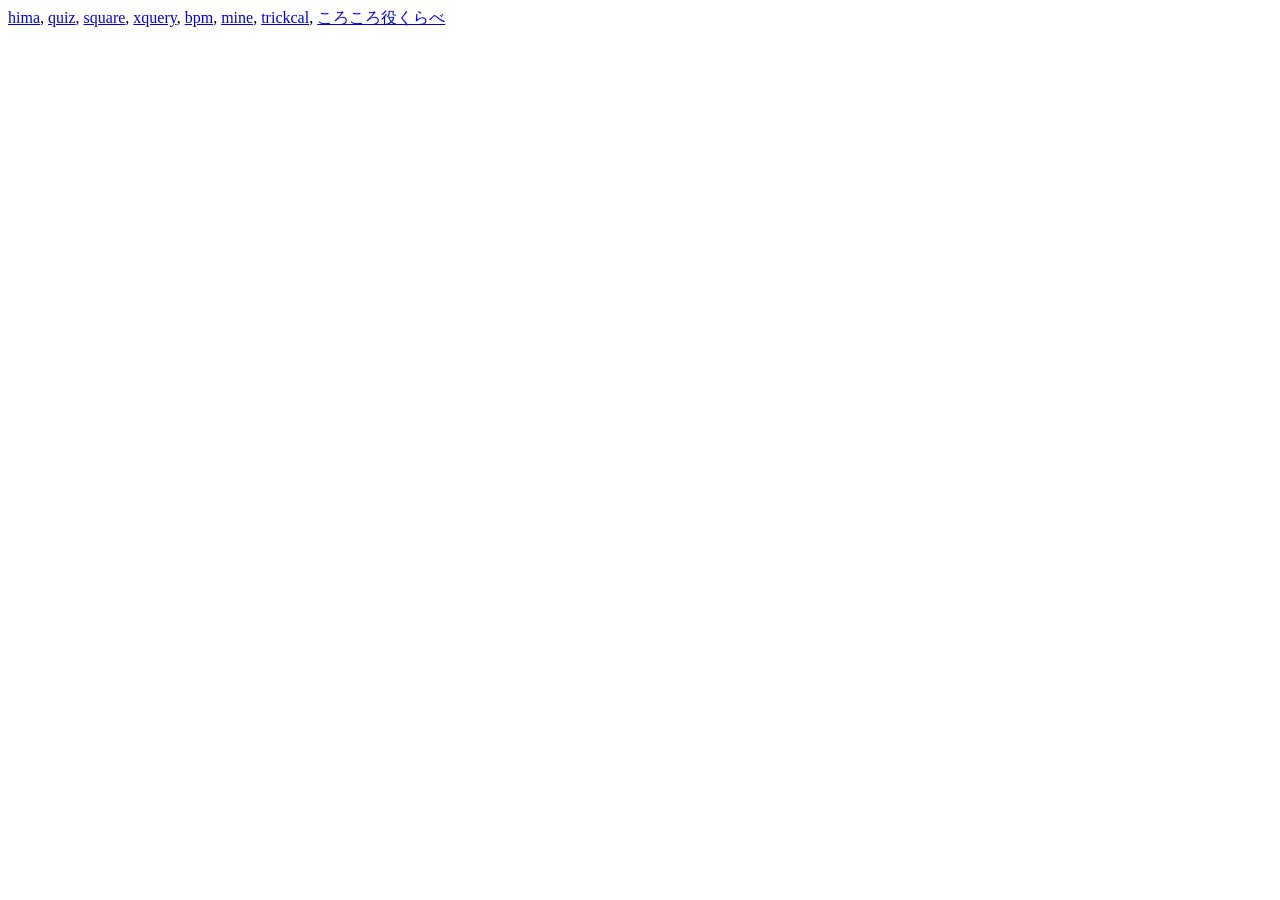
<file: index.html>
<!DOCTYPE html>
<html lang="ja">
<head>
    <meta charset="UTF-8">
    <title>SPG</title>
</head>
<body>
    <a href="hima/">hima</a>,
    <a href="quiz/">quiz</a>,
    <a href="square/">square</a>,
    <a href="xquery/">xquery</a>,
    <a href="bpm/">bpm</a>,
    <a href="mine/">mine</a>,
    <a href="trickcal/">trickcal</a>,
    <a href="trick-dice/">ころころ役くらべ</a>
</body>
</html>
</file>
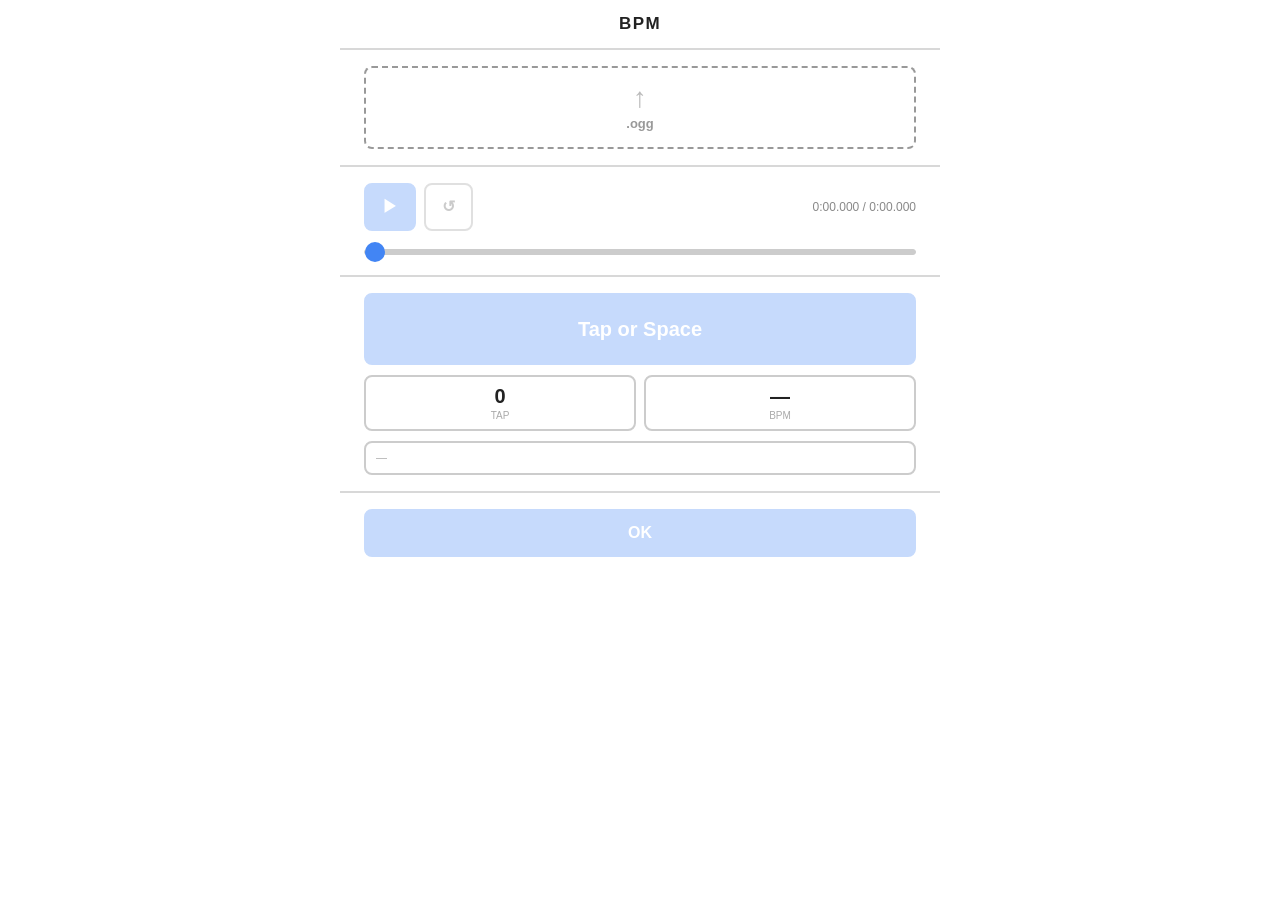
<file: bpm/index.html>
<!DOCTYPE html>
<html lang="ja">
<head>
    <meta charset="UTF-8">
    <meta name="viewport" content="width=device-width, initial-scale=1.0">
    <title>BPM</title>
    <style>
        * { margin: 0; padding: 0; box-sizing: border-box; }

        :root {
            --border: #999;
            --border-light: #ccc;
            --border-muted: #d8d8d8;
            --blue: #4285f4;
            --blue-hover: #3367d6;
        }

        body {
            font-family: -apple-system, BlinkMacSystemFont, 'Segoe UI', Roboto, sans-serif;
            background: #fff;
            min-height: 100dvh;
            color: #222;
            -webkit-text-size-adjust: 100%;
        }

        .container {
            width: 100%;
            max-width: 600px;
            margin: 0 auto;
            padding-bottom: env(safe-area-inset-bottom, 0);
        }

        .header {
            position: sticky;
            top: 0;
            z-index: 10;
            background: #fff;
            padding: 14px 16px;
            padding-top: calc(14px + env(safe-area-inset-top, 0));
            text-align: center;
            font-size: 17px;
            font-weight: 700;
            letter-spacing: 0.08em;
            border-bottom: 2px solid var(--border-muted);
        }

        .section {
            padding: 16px;
            border-bottom: 2px solid var(--border-muted);
        }

        .section:last-child { border-bottom: none; }

        .file-drop {
            display: flex;
            align-items: center;
            justify-content: center;
            min-height: 72px;
            border: 2px dashed var(--border);
            border-radius: 8px;
            cursor: pointer;
            position: relative;
        }

        .file-drop:hover, .file-drop.dragover { border-color: #555; }
        .file-drop.has-file { border-style: solid; }

        .file-drop input {
            position: absolute;
            width: 0; height: 0;
            opacity: 0;
            pointer-events: none;
        }

        .file-drop-inner {
            display: flex;
            flex-direction: column;
            align-items: center;
            gap: 4px;
            padding: 16px;
            pointer-events: none;
        }

        .file-hint { font-size: 28px; color: #bbb; line-height: 1; }
        .file-drop.has-file .file-hint { font-size: 20px; }
        .file-ext { font-size: 13px; color: #999; font-weight: 600; }
        .file-drop.has-file .file-ext { display: none; }
        .file-name { font-size: 13px; color: #444; font-weight: 600; word-break: break-all; }
        .file-name:empty { display: none; }

        .player-controls {
            display: flex;
            align-items: center;
            gap: 8px;
            margin-bottom: 10px;
        }

        .btn {
            border: 2px solid transparent;
            border-radius: 8px;
            padding: 10px 16px;
            font-size: 16px;
            font-weight: 600;
            cursor: pointer;
            line-height: 1;
            background: #fff;
            touch-action: manipulation;
            -webkit-tap-highlight-color: transparent;
        }

        .btn:active { transform: scale(0.97); }
        .btn:disabled { opacity: 0.3; cursor: not-allowed; transform: none; }

        .btn-fill {
            background: var(--blue);
            border-color: var(--blue);
            color: #fff;
        }

        .btn-fill:hover:not(:disabled) {
            background: var(--blue-hover);
            border-color: var(--blue-hover);
        }

        .btn-icon {
            min-width: 48px;
            min-height: 48px;
        }

        .btn-ghost {
            border-color: var(--border);
            color: #555;
            min-width: 48px;
            min-height: 48px;
        }

        .btn-ghost:hover:not(:disabled) {
            background: #f0f0f0;
            border-color: #666;
            color: #222;
        }

        .btn-step {
            border-color: var(--border);
            color: #222;
            min-width: 48px;
            min-height: 48px;
        }

        .btn-step:hover:not(:disabled) {
            background: #f0f0f0;
            border-color: #666;
        }

        .btn-tap {
            width: 100%;
            padding: 20px;
            font-size: 20px;
            min-height: 72px;
            margin-bottom: 10px;
        }

        .btn-ok {
            width: 100%;
            padding: 14px;
            min-height: 48px;
        }

        .time-display {
            font-size: 12px;
            color: #888;
            font-variant-numeric: tabular-nums;
            margin-left: auto;
        }

        .seek-bar {
            width: 100%;
            height: 6px;
            -webkit-appearance: none;
            appearance: none;
            background: #ccc;
            border-radius: 3px;
            border: 1px solid var(--border-light);
            cursor: pointer;
        }

        .seek-bar::-webkit-slider-thumb {
            -webkit-appearance: none;
            width: 20px; height: 20px;
            border-radius: 50%;
            background: var(--blue);
            cursor: pointer;
        }

        .tap-stats {
            display: flex;
            gap: 8px;
            margin-bottom: 10px;
        }

        .stat-box, .tap-list, .result-panel {
            border: 2px solid var(--border-light);
            border-radius: 8px;
        }

        .stat-box {
            flex: 1;
            padding: 8px 10px;
            text-align: center;
        }

        .stat-box .value {
            font-size: 20px;
            font-weight: 700;
            font-variant-numeric: tabular-nums;
        }

        .stat-box .label {
            font-size: 10px;
            color: #aaa;
            margin-top: 2px;
            text-transform: uppercase;
        }

        .tap-list {
            width: 100%;
            min-height: 32px;
            max-height: 48px;
            overflow-y: auto;
            font-size: 11px;
            color: #aaa;
            font-variant-numeric: tabular-nums;
            padding: 6px 10px;
            line-height: 1.6;
        }

        .result-panel {
            display: none;
            padding: 12px 14px;
            margin-top: 10px;
        }

        .result-panel.visible { display: block; }

        .result-item {
            display: flex;
            justify-content: space-between;
            align-items: baseline;
            padding: 6px 0;
        }

        .result-item + .result-item {
            border-top: 2px solid var(--border-muted);
            padding-top: 10px;
            margin-top: 4px;
        }

        .result-item .name { font-size: 12px; color: #888; font-weight: 600; }
        .result-item .value { font-size: 20px; font-weight: 700; font-variant-numeric: tabular-nums; }
        .result-item .unit { font-size: 12px; color: #999; }

        .offset-adjuster {
            display: flex;
            align-items: center;
            gap: 6px;
        }

        .offset-display {
            min-width: 72px;
            text-align: center;
            font-size: 20px;
            font-weight: 700;
            font-variant-numeric: tabular-nums;
        }

        .tap-flash {
            position: fixed;
            inset: 0;
            background: rgba(0, 0, 0, 0.04);
            pointer-events: none;
            opacity: 0;
            transition: opacity 0.08s;
        }

        .tap-flash.active { opacity: 1; }

        .error-msg {
            color: #dc2626;
            font-size: 12px;
            margin-top: 6px;
            display: none;
            text-align: center;
        }

        .error-msg.visible { display: block; }

        @media (min-width: 601px) {
            .section { padding: 16px 24px; }
        }
    </style>
</head>
<body>
    <div class="tap-flash" id="tapFlash"></div>

    <div class="container">
        <div class="header">BPM</div>

        <div class="section">
            <div class="file-drop" id="fileDrop">
                <input type="file" id="fileInput" accept=".ogg,audio/ogg">
                <div class="file-drop-inner">
                    <span class="file-hint">↑</span>
                    <span class="file-ext">.ogg</span>
                    <span class="file-name" id="fileName"></span>
                </div>
            </div>
        </div>

        <div class="section">
            <div class="player-controls">
                <button class="btn btn-fill btn-icon" id="playBtn" disabled aria-label="再生">▶</button>
                <button class="btn btn-ghost" id="clearTapsBtn" disabled aria-label="リセット">↺</button>
                <span class="time-display" id="timeDisplay">0:00.000 / 0:00.000</span>
            </div>
            <input type="range" class="seek-bar" id="seekBar" min="0" max="1000" value="0" disabled>
        </div>

        <div class="section">
            <button class="btn btn-fill btn-tap" id="tapBtn" disabled>Tap or Space</button>
            <div class="tap-stats">
                <div class="stat-box">
                    <div class="value" id="tapCount">0</div>
                    <div class="label">Tap</div>
                </div>
                <div class="stat-box">
                    <div class="value" id="detectedBpm">—</div>
                    <div class="label">BPM</div>
                </div>
            </div>
            <div class="tap-list" id="tapList">—</div>
        </div>

        <div class="section">
            <button class="btn btn-fill btn-ok" id="confirmBtn" disabled>OK</button>
            <p class="error-msg" id="errorMsg"></p>
            <div class="result-panel" id="resultPanel">
                <div class="result-item">
                    <span class="name">beat</span>
                    <span><span class="value" id="resultBeatMs">—</span><span class="unit"> ms</span></span>
                </div>
                <div class="result-item">
                    <span class="name">offset</span>
                    <div class="offset-adjuster">
                        <button class="btn btn-step" id="offsetDown" aria-label="1拍戻す">◀</button>
                        <span class="offset-display" id="resultOffset">—</span>
                        <button class="btn btn-step" id="offsetUp" aria-label="1拍進む">▶</button>
                        <span class="unit">ms</span>
                    </div>
                </div>
            </div>
        </div>
    </div>

    <audio id="audio" preload="auto"></audio>

    <script>
        const $ = id => document.getElementById(id);
        const audio = $('audio');
        const els = {
            fileDrop: $('fileDrop'), fileInput: $('fileInput'), fileName: $('fileName'),
            playBtn: $('playBtn'), seekBar: $('seekBar'), timeDisplay: $('timeDisplay'),
            tapCount: $('tapCount'), detectedBpm: $('detectedBpm'), tapList: $('tapList'),
            clearTapsBtn: $('clearTapsBtn'), tapBtn: $('tapBtn'), confirmBtn: $('confirmBtn'),
            errorMsg: $('errorMsg'), resultPanel: $('resultPanel'),
            resultBeatMs: $('resultBeatMs'), resultOffset: $('resultOffset'),
            offsetDown: $('offsetDown'), offsetUp: $('offsetUp'), tapFlash: $('tapFlash'),
        };

        let taps = [];
        let isSeeking = false;
        let flashTimeout = null;
        let currentBpm = null;
        let currentOffset = 0;

        const beatMs = () => currentBpm ? 60000 / currentBpm : 0;

        function formatTime(sec) {
            const m = Math.floor(sec / 60);
            const s = sec % 60;
            const whole = Math.floor(s);
            const ms = Math.round((s - whole) * 1000);
            return `${m}:${String(whole).padStart(2, '0')}.${String(ms).padStart(3, '0')}`;
        }

        function updateTime() {
            const cur = audio.currentTime || 0;
            const dur = audio.duration || 0;
            els.timeDisplay.textContent = `${formatTime(cur)} / ${formatTime(dur)}`;
            if (!isSeeking && dur > 0) els.seekBar.value = (cur / dur) * 1000;
        }

        function updatePlayState() {
            const playing = audio.src && !audio.paused;
            els.playBtn.textContent = playing ? '⏸' : '▶';
            els.tapBtn.disabled = !playing;
        }

        function hideResult() {
            els.resultPanel.classList.remove('visible');
            els.errorMsg.classList.remove('visible');
        }

        function showError(msg) {
            els.errorMsg.textContent = msg;
            els.errorMsg.classList.add('visible');
        }

        function seekToOffset() {
            if (!audio.src || !audio.duration) return;
            isSeeking = true;
            audio.currentTime = Math.min(currentOffset / 1000, audio.duration);
            updateTime();
            isSeeking = false;
        }

        function adjustOffset(beats) {
            const ms = beatMs();
            if (!ms) return;
            currentOffset = Math.max(0, Math.round(currentOffset + beats * ms));
            els.resultOffset.textContent = currentOffset;
            seekToOffset();
        }

        function calcBpm(times) {
            if (times.length < 2) return null;
            const ivs = times.slice(1).map((t, i) => t - times[i]);
            const sorted = [...ivs].sort((a, b) => a - b);
            const med = sorted[Math.floor(sorted.length / 2)];
            const ok = ivs.filter(v => Math.abs(v - med) / med < 0.25);
            if (!ok.length) return null;
            return 60000 / (ok.reduce((a, b) => a + b, 0) / ok.length);
        }

        function calcOffset(times, bpm) {
            const ms = 60000 / bpm;
            const limit = times[0] + ms;
            let best = 0, err = Infinity;
            for (let o = 0; o <= limit; o += 0.5) {
                let e = 0;
                for (const t of times) {
                    const n = Math.round((t - o) / ms);
                    e += Math.abs(t - (o + n * ms));
                }
                if (e < err) { err = e; best = o; }
            }
            return Math.round(best);
        }

        function updateTapUI() {
            els.tapCount.textContent = taps.length;
            const bpm = calcBpm(taps);
            if (bpm) {
                currentBpm = bpm;
                els.detectedBpm.textContent = bpm.toFixed(2);
                els.confirmBtn.disabled = false;
            } else {
                els.detectedBpm.textContent = '—';
                if (!taps.length) {
                    currentBpm = null;
                    els.confirmBtn.disabled = true;
                }
            }
            els.clearTapsBtn.disabled = !taps.length;
            els.tapList.textContent = taps.length
                ? taps.map((t, i) => `${i + 1}:${Math.round(t)}`).join(' ')
                : '—';
        }

        function addTap() {
            if (!audio.src || audio.paused) return;
            taps.push(audio.currentTime * 1000);
            els.tapFlash.classList.add('active');
            clearTimeout(flashTimeout);
            flashTimeout = setTimeout(() => els.tapFlash.classList.remove('active'), 80);
            updateTapUI();
            hideResult();
        }

        function clearTaps() {
            taps = [];
            currentBpm = null;
            updateTapUI();
            hideResult();
        }

        function loadFile(file) {
            if (!file?.name.toLowerCase().endsWith('.ogg')) {
                showError('.ogg only');
                return;
            }
            audio.src = URL.createObjectURL(file);
            els.fileName.textContent = file.name;
            els.fileDrop.classList.add('has-file');
            els.playBtn.disabled = false;
            els.seekBar.disabled = false;
            clearTaps();
            hideResult();
        }

        function confirm() {
            if (!currentBpm) { showError('BPM?'); return; }
            if (taps.length < 2) { showError('Tap ×2+'); return; }
            currentOffset = calcOffset(taps, currentBpm);
            els.resultBeatMs.textContent = beatMs().toFixed(3);
            els.resultOffset.textContent = currentOffset;
            seekToOffset();
            els.resultPanel.classList.add('visible');
            els.errorMsg.classList.remove('visible');
        }

        els.fileDrop.onclick = () => els.fileInput.click();
        els.fileInput.onchange = () => els.fileInput.files[0] && loadFile(els.fileInput.files[0]);
        els.fileDrop.ondragover = e => { e.preventDefault(); els.fileDrop.classList.add('dragover'); };
        els.fileDrop.ondragleave = () => els.fileDrop.classList.remove('dragover');
        els.fileDrop.ondrop = e => {
            e.preventDefault();
            els.fileDrop.classList.remove('dragover');
            if (e.dataTransfer.files[0]) loadFile(e.dataTransfer.files[0]);
        };

        els.playBtn.onclick = () => audio.paused ? audio.play() : audio.pause();
        els.tapBtn.onclick = addTap;
        els.clearTapsBtn.onclick = clearTaps;
        els.confirmBtn.onclick = confirm;
        els.offsetDown.onclick = () => adjustOffset(-1);
        els.offsetUp.onclick = () => adjustOffset(1);

        els.seekBar.onmousedown = els.seekBar.ontouchstart = () => { isSeeking = true; };
        els.seekBar.onmouseup = els.seekBar.ontouchend = () => { isSeeking = false; };
        els.seekBar.oninput = () => {
            if (audio.duration) {
                audio.currentTime = (els.seekBar.value / 1000) * audio.duration;
                updateTime();
            }
        };

        audio.ontimeupdate = updateTime;
        audio.onloadedmetadata = updateTime;
        audio.onended = audio.onplay = audio.onpause = updatePlayState;

        document.onkeydown = e => {
            if (e.code === 'Space' && !e.repeat) {
                e.preventDefault();
                addTap();
                return;
            }
            if (!els.resultPanel.classList.contains('visible')) return;
            if (e.code === 'ArrowLeft') { e.preventDefault(); adjustOffset(-1); }
            if (e.code === 'ArrowRight') { e.preventDefault(); adjustOffset(1); }
        };
    </script>
</body>
</html>
</file>
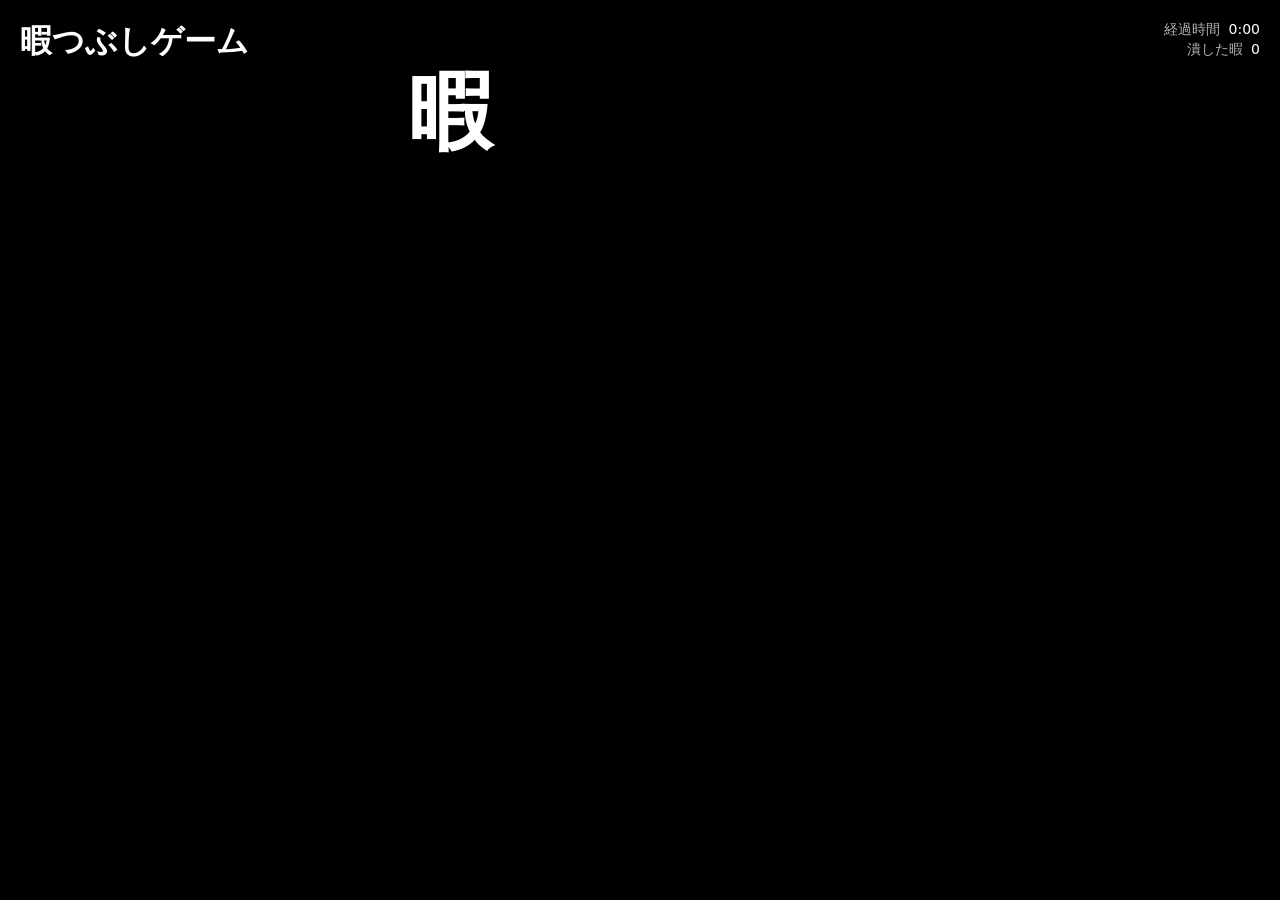
<file: hima/index.html>
<!DOCTYPE html>
<html lang="ja">
<head>
    <meta charset="UTF-8">
    <meta name="viewport" content="width=device-width, initial-scale=1.0">
    <title>暇つぶしゲーム</title>
    <style>
        * {
            margin: 0;
            padding: 0;
            box-sizing: border-box;
        }

        body {
            background-color: #000;
            color: #fff;
            font-family: 'Arial', sans-serif;
            overflow: hidden;
            height: 100vh;
        }

        h1 {
            position: absolute;
            top: 20px;
            left: 20px;
            font-size: 2em;
            z-index: 10;
        }

        #gameArea {
            position: relative;
            width: 100vw;
            height: 100vh;
            cursor: pointer;
        }

        #hud {
            position: absolute;
            top: 20px;
            right: 20px;
            text-align: right;
            font-size: 14px;
            line-height: 1.4;
            color: #fff;
            z-index: 20;
            font-family: system-ui, -apple-system, BlinkMacSystemFont, "Segoe UI", sans-serif;
        }

        #hud span.label {
            opacity: 0.7;
            margin-right: 4px;
        }

        .hima {
            position: absolute;
            font-size: 60px;
            font-weight: bold;
            color: #fff;
            user-select: none;
            pointer-events: auto;
            transition: transform 0.25s ease-out, opacity 0.25s ease-out;
            cursor: pointer;
            will-change: transform, left, top;
            transform-origin: center bottom;
        }

        .hima.crushing {
            transform: scaleY(0.25);
            transition: transform 0.1s ease-out;
            transform-origin: center bottom;
        }

        .hima.crushed {
            transform: scaleY(0.25);
            transition: transform 0s;
            transform-origin: center bottom;
        }

        .hima.removing {
            opacity: 0;
            transition: opacity 0s;
        }

        .baku {
            position: absolute;
            font-size: 80px;
            font-weight: bold;
            color: #ff0000;
            user-select: none;
            pointer-events: auto;
            cursor: pointer;
            z-index: 15;
            text-shadow: 0 0 10px rgba(255, 0, 0, 0.8);
        }

        .baku-preview {
            position: absolute;
            font-size: 80px;
            font-weight: bold;
            color: rgba(255, 255, 255, 0.3);
            user-select: none;
            pointer-events: none;
            z-index: 14;
            text-shadow: 0 0 10px rgba(255, 255, 255, 0.3);
            transition: color 0.3s ease, opacity 0.3s ease;
        }

        .explosion-effect {
            position: absolute;
            border-radius: 50%;
            pointer-events: none;
            z-index: 14;
        }

        .explosion-wave {
            border: 3px solid rgba(255, 100, 0, 0.8);
            background: radial-gradient(circle, rgba(255, 200, 0, 0.4) 0%, rgba(255, 100, 0, 0.2) 50%, transparent 100%);
            box-shadow: 0 0 30px rgba(255, 150, 0, 0.8), inset 0 0 30px rgba(255, 200, 0, 0.4);
        }

        @keyframes explode {
            0% {
                transform: scale(0);
                opacity: 1;
            }
            50% {
                opacity: 0.8;
            }
            100% {
                transform: scale(1);
                opacity: 0;
            }
        }

        .explosion-wave {
            animation: explode 0.6s ease-out forwards;
        }

        .particle {
            position: absolute;
            width: 8px;
            height: 8px;
            border-radius: 50%;
            pointer-events: none;
            z-index: 13;
        }

        @keyframes particle-explode {
            0% {
                transform: translate(0, 0) scale(1);
                opacity: 1;
            }
            100% {
                transform: translate(var(--tx), var(--ty)) scale(0);
                opacity: 0;
            }
        }

        .particle {
            animation: particle-explode 0.8s ease-out forwards;
        }

        .hima.exploded {
            transform: scale(2) rotate(360deg);
            opacity: 0;
            filter: brightness(2) saturate(2);
            transition: transform 0.4s ease-out, opacity 0.4s ease-out, filter 0.4s ease-out;
        }
    </style>
</head>
<body>
    <h1>暇つぶしゲーム</h1>
    <div id="hud">
        <div>
            <span class="label">経過時間</span>
            <span id="timeDisplay">0:00</span>
        </div>
        <div>
            <span class="label">潰した暇</span>
            <span id="crushCount">0</span>
        </div>
    </div>
    <div id="gameArea"></div>

    <script>
        const gameArea = document.getElementById('gameArea');
        const timeDisplay = document.getElementById('timeDisplay');
        const crushCountDisplay = document.getElementById('crushCount');

        const MAX_HIMA = 10;
        const SPAWN_INTERVAL = 5000; // 生成間隔（5秒）

        const COLOR_CANDIDATES = [
            '#ff4b6b', // ビビッドピンク
            '#ffd93b', // 明るいイエロー
            '#4bffae', // ミントグリーン
            '#4bd5ff', // シアン
            '#ff9b4b', // オレンジ
            '#b84bff', // パープル
            '#ffffff'  // ホワイト
        ];

        let spawnTimer = null;
        let himas = [];
        let bakus = []; // 「爆」の配列

        let crushedCount = 0;
        const startTime = Date.now();

        // 長押し検出用
        let longPressTimer = null;
        let previewTimer = null;
        let isLongPressing = false;
        let previewBaku = null; // 半透明の「爆」
        const PREVIEW_DURATION = 500; // 0.5秒で半透明表示
        const LONG_PRESS_DURATION = 3000; // 3秒で完成（起爆可能になるまで）

        function getRandomColor() {
            const index = Math.floor(Math.random() * COLOR_CANDIDATES.length);
            return COLOR_CANDIDATES[index];
        }

        function formatTime(ms) {
            const totalSeconds = Math.floor(ms / 1000);
            const minutes = Math.floor(totalSeconds / 60);
            const seconds = totalSeconds % 60;
            return minutes + ':' + String(seconds).padStart(2, '0');
        }

        function updateHud() {
            const elapsed = Date.now() - startTime;
            timeDisplay.textContent = formatTime(elapsed);
            crushCountDisplay.textContent = crushedCount;
        }

        setInterval(updateHud, 200);

        // 「暇」オブジェクトを作成して配列で管理
        function createHima() {
            if (himas.length >= MAX_HIMA) {
                return;
            }

            const rect = gameArea.getBoundingClientRect();

            const el = document.createElement('div');
            el.className = 'hima';
            el.textContent = '暇';

            // ランダムな大きさ（フォントサイズ）
            const fontSize = 50 + Math.random() * 100; // 50px〜150px
            el.style.fontSize = fontSize + 'px';

            // ランダムな色（視認性の高い色から選択）
            el.style.color = getRandomColor();

            // 画面内のランダムな位置
            const approxWidth = fontSize;
            const approxHeight = fontSize;
            let x = Math.random() * Math.max(rect.width - approxWidth, 10);
            let y = Math.random() * Math.max(rect.height - approxHeight, 10);

            // ランダムで等速直線運動にするかどうか
            const isLinear = Math.random() < 0.35; // 約1/3を直線運動に

            // 速度（px / ms）
            const baseSpeed = 0.12 + Math.random() * 0.25; // 0.12〜0.37
            const angle = Math.random() * Math.PI * 2;
            let vx = Math.cos(angle) * baseSpeed;
            let vy = Math.sin(angle) * baseSpeed;

            const hima = {
                el,
                x,
                y,
                vx,
                vy,
                baseSpeed,
                isLinear,
                width: approxWidth,
                height: approxHeight
            };

            el.style.left = x + 'px';
            el.style.top = y + 'px';

            // クリックで潰す
            el.addEventListener('click', function (e) {
                e.stopPropagation();
                if (!el.classList.contains('clicked') && !el.classList.contains('crushing')) {
                    // 移動を即座に停止
                    hima.vx = 0;
                    hima.vy = 0;
                    
                    // クリック済みフラグを設定
                    el.classList.add('clicked');
                    crushedCount++;
                    
                    // 素早く潰す（0.1秒）
                    el.classList.add('crushing');
                    
                    // 潰れた状態で0.5秒静止
                    setTimeout(() => {
                        el.classList.remove('crushing');
                        el.classList.add('crushed');
                        
                        // 0.5秒後にパッと消す
                        setTimeout(() => {
                            el.classList.add('removing');
                            
                            // すぐに削除
                            setTimeout(() => {
                                if (el.parentNode) {
                                    el.parentNode.removeChild(el);
                                }
                                const index = himas.indexOf(hima);
                                if (index > -1) {
                                    himas.splice(index, 1);
                                }
                                
                                // 暇が0個になったら即生成
                                if (himas.length === 0 && spawnTimer) {
                                    clearTimeout(spawnTimer);
                                    scheduleSpawn();
                                }
                            }, 0);
                        }, 500);
                    }, 100);
                }
            });

            gameArea.appendChild(el);
            himas.push(hima);
        }

        // 「暇」を定期的に生成
        function scheduleSpawn() {
            // 暇が0個の場合は即生成
            if (himas.length === 0) {
                createHima();
            }
            
            spawnTimer = setTimeout(() => {
                if (himas.length < MAX_HIMA) {
                    createHima();
                }
                scheduleSpawn();
            }, SPAWN_INTERVAL);
        }

        // ふらふら＆直線運動の更新ループ
        let lastTime = performance.now();

        function updatePositions(now) {
            const dt = now - lastTime;
            lastTime = now;

            const rect = gameArea.getBoundingClientRect();

            himas.forEach(hima => {
                // クリックされた「暇」は移動しない
                if (hima.el.classList.contains('clicked') || 
                    hima.el.classList.contains('crushing') || 
                    hima.el.classList.contains('crushed')) {
                    return;
                }
                
                if (hima.isLinear) {
                    // 等速直線運動（バウンドのみ）
                    hima.x += hima.vx * dt;
                    hima.y += hima.vy * dt;
                } else {
                    // ふらふら運動：速度ベクトルを少しずつランダムに変化させる
                    const jitterStrength = 0.0008; // 小さいほどなめらか
                    hima.vx += (Math.random() - 0.5) * jitterStrength * dt;
                    hima.vy += (Math.random() - 0.5) * jitterStrength * dt;

                    // 速度の上限を設定して暴走を防ぐ
                    const maxSpeed = hima.baseSpeed * 1.6;
                    const speed = Math.hypot(hima.vx, hima.vy);
                    if (speed > maxSpeed && speed > 0) {
                        const scale = maxSpeed / speed;
                        hima.vx *= scale;
                        hima.vy *= scale;
                    }

                    hima.x += hima.vx * dt;
                    hima.y += hima.vy * dt;
                }

                // 画面端でバウンド（直線／ふらふら共通）
                if (hima.x < 0) {
                    hima.x = 0;
                    hima.vx = Math.abs(hima.vx);
                } else if (hima.x + hima.width > rect.width) {
                    hima.x = rect.width - hima.width;
                    hima.vx = -Math.abs(hima.vx);
                }

                if (hima.y < 0) {
                    hima.y = 0;
                    hima.vy = Math.abs(hima.vy);
                } else if (hima.y + hima.height > rect.height) {
                    hima.y = rect.height - hima.height;
                    hima.vy = -Math.abs(hima.vy);
                }

                hima.el.style.left = hima.x + 'px';
                hima.el.style.top = hima.y + 'px';
            });

            requestAnimationFrame(updatePositions);
        }

        requestAnimationFrame((now) => {
            lastTime = now;
            updatePositions(now);
        });

        // 画面サイズ変更時ははみ出ている「暇」を内側に押し戻す
        window.addEventListener('resize', () => {
            const rect = gameArea.getBoundingClientRect();
            himas.forEach(hima => {
                if (hima.x + hima.width > rect.width) {
                    hima.x = Math.max(rect.width - hima.width, 0);
                }
                if (hima.y + hima.height > rect.height) {
                    hima.y = Math.max(rect.height - hima.height, 0);
                }
                hima.el.style.left = hima.x + 'px';
                hima.el.style.top = hima.y + 'px';
            });
        });

        // 爆発エフェクトを作成
        function createExplosionEffect(centerX, centerY, radius) {
            // 波紋エフェクト（複数層）
            for (let i = 0; i < 3; i++) {
                const wave = document.createElement('div');
                wave.className = 'explosion-effect explosion-wave';
                wave.style.width = radius * 2 + 'px';
                wave.style.height = radius * 2 + 'px';
                wave.style.left = (centerX - radius) + 'px';
                wave.style.top = (centerY - radius) + 'px';
                wave.style.animationDelay = (i * 0.1) + 's';
                gameArea.appendChild(wave);
                
                setTimeout(() => {
                    if (wave.parentNode) {
                        wave.parentNode.removeChild(wave);
                    }
                }, 600 + (i * 100));
            }

            // パーティクルエフェクト
            const particleCount = 20;
            for (let i = 0; i < particleCount; i++) {
                const particle = document.createElement('div');
                particle.className = 'particle';
                
                const angle = (Math.PI * 2 / particleCount) * i;
                const distance = radius * (0.5 + Math.random() * 0.5);
                const tx = Math.cos(angle) * distance;
                const ty = Math.sin(angle) * distance;
                
                particle.style.left = centerX + 'px';
                particle.style.top = centerY + 'px';
                particle.style.setProperty('--tx', tx + 'px');
                particle.style.setProperty('--ty', ty + 'px');
                
                // ランダムな色（オレンジ〜赤系）
                const colors = ['#ff6600', '#ff3300', '#ff9900', '#ffcc00', '#ff0000'];
                particle.style.backgroundColor = colors[Math.floor(Math.random() * colors.length)];
                particle.style.boxShadow = `0 0 10px ${particle.style.backgroundColor}`;
                
                gameArea.appendChild(particle);
                
                setTimeout(() => {
                    if (particle.parentNode) {
                        particle.parentNode.removeChild(particle);
                    }
                }, 800);
            }
        }

        // 「爆」を作成（完成版）
        function createBaku(x, y) {
            const baku = document.createElement('div');
            baku.className = 'baku';
            baku.textContent = '爆';
            baku.style.left = x + 'px';
            baku.style.top = y + 'px';

            // クリックで周囲の「暇」を爆破
            baku.addEventListener('click', function (e) {
                e.stopPropagation();
                const bakuX = x + 40; // 中心位置を計算（フォントサイズ80pxの中心）
                const bakuY = y + 40;
                const explosionRadius = 400; // 爆破範囲（px）- 2倍に拡大

                // 爆発エフェクトを生成
                createExplosionEffect(bakuX, bakuY, explosionRadius);

                // 周囲の「暇」を検出して爆破
                const himasToRemove = [];
                himas.forEach(hima => {
                    if (!hima.el.classList.contains('clicked') && !hima.el.classList.contains('exploded')) {
                        const himaCenterX = hima.x + hima.width / 2;
                        const himaCenterY = hima.y + hima.height / 2;
                        const distance = Math.hypot(
                            himaCenterX - bakuX,
                            himaCenterY - bakuY
                        );

                        if (distance <= explosionRadius) {
                            himasToRemove.push(hima);
                        }
                    }
                });

                // 爆破された「暇」を削除（派手なエフェクト付き）
                crushedCount += himasToRemove.length;
                himasToRemove.forEach((hima, index) => {
                    if (!hima.el.classList.contains('clicked') && !hima.el.classList.contains('exploded')) {
                        hima.el.classList.add('exploded');
                        
                        // 少しずつタイミングをずらしてエフェクトを表示
                        setTimeout(() => {
                            if (hima.el.parentNode) {
                                hima.el.parentNode.removeChild(hima.el);
                            }
                            const idx = himas.indexOf(hima);
                            if (idx > -1) {
                                himas.splice(idx, 1);
                            }
                            
                            // 暇が0個になったら即生成
                            if (himas.length === 0 && spawnTimer) {
                                clearTimeout(spawnTimer);
                                scheduleSpawn();
                            }
                        }, 400 + (index * 20));
                    }
                });

                // 「爆」自体も削除
                setTimeout(() => {
                    if (baku.parentNode) {
                        baku.parentNode.removeChild(baku);
                    }
                    const bakuIndex = bakus.indexOf(baku);
                    if (bakuIndex > -1) {
                        bakus.splice(bakuIndex, 1);
                    }
                }, 100);
            });

            gameArea.appendChild(baku);
            bakus.push(baku);
        }

        // 半透明の「爆」を作成（プレビュー）
        function createPreviewBaku(x, y) {
            if (previewBaku && previewBaku.parentNode) {
                previewBaku.parentNode.removeChild(previewBaku);
            }
            
            previewBaku = document.createElement('div');
            previewBaku.className = 'baku-preview';
            previewBaku.textContent = '爆';
            previewBaku.style.left = x + 'px';
            previewBaku.style.top = y + 'px';
            
            gameArea.appendChild(previewBaku);
        }

        // 長押し開始
        function startLongPress(e) {
            if (e.button !== 0) return; // 左クリックのみ
            isLongPressing = true;
            const x = e.clientX;
            const y = e.clientY;

            // 0.5秒後に半透明の「爆」を表示
            previewTimer = setTimeout(() => {
                if (isLongPressing) {
                    createPreviewBaku(x - 40, y - 40);
                }
            }, PREVIEW_DURATION);

            // 3秒後に赤い「爆」を完成させる
            longPressTimer = setTimeout(() => {
                if (isLongPressing) {
                    // 半透明の「爆」を削除
                    if (previewBaku && previewBaku.parentNode) {
                        previewBaku.parentNode.removeChild(previewBaku);
                        previewBaku = null;
                    }
                    // 赤い「爆」を生成
                    createBaku(x - 40, y - 40);
                    isLongPressing = false;
                }
            }, LONG_PRESS_DURATION);
        }

        // 長押しキャンセル
        function cancelLongPress() {
            if (previewTimer) {
                clearTimeout(previewTimer);
                previewTimer = null;
            }
            if (longPressTimer) {
                clearTimeout(longPressTimer);
                longPressTimer = null;
            }
            // 半透明の「爆」を削除
            if (previewBaku && previewBaku.parentNode) {
                previewBaku.parentNode.removeChild(previewBaku);
                previewBaku = null;
            }
            isLongPressing = false;
        }

        // マウスイベント設定
        gameArea.addEventListener('mousedown', startLongPress);
        gameArea.addEventListener('mouseup', cancelLongPress);
        gameArea.addEventListener('mouseleave', cancelLongPress);

        // ゲーム開始
        createHima();
        scheduleSpawn();
    </script>
</body>
</html>
</file>
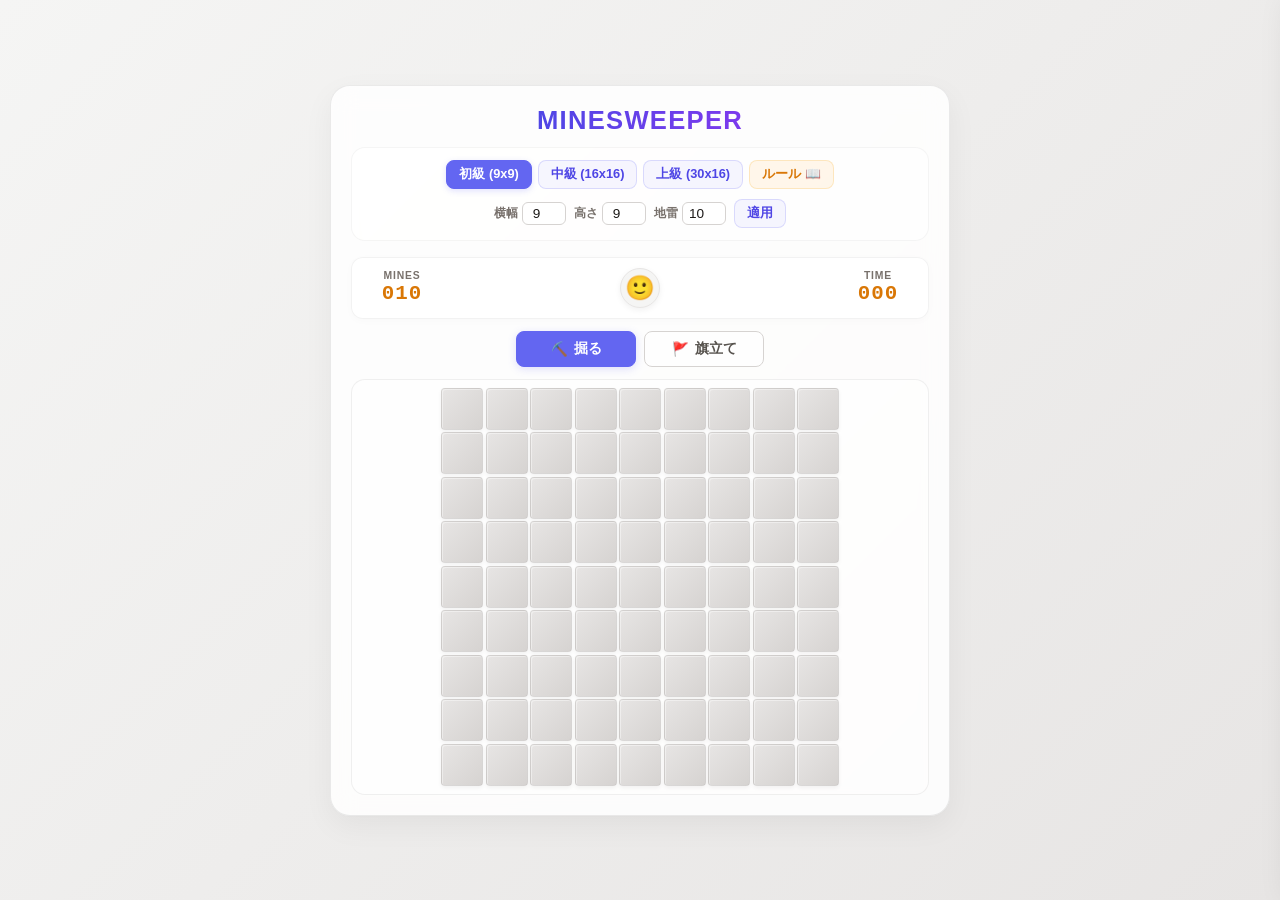
<file: mine/index.html>
<!DOCTYPE html>
<html lang="ja">
<head>
    <meta charset="UTF-8">
    <meta name="viewport" content="width=device-width, initial-scale=1.0, maximum-scale=1.0, user-scalable=no">
    <title>マインスイーパー - Natural & Responsive</title>
    <style>
        * {
            margin: 0;
            padding: 0;
            box-sizing: border-box;
            -webkit-user-select: none;
            user-select: none;
            -webkit-touch-callout: none;
        }

        :root {
            --bg-gradient: linear-gradient(135deg, #f5f5f4 0%, #e7e5e4 100%);
            --panel-bg: rgba(255, 255, 255, 0.85);
            --border-color: rgba(0, 0, 0, 0.08);
            --text-color: #292524;
            --cell-size: 36px;
        }

        body {
            font-family: 'Outfit', 'Inter', -apple-system, BlinkMacSystemFont, "Segoe UI", Roboto, sans-serif;
            background: var(--bg-gradient);
            color: var(--text-color);
            min-height: 100vh;
            min-height: 100dvh;
            display: flex;
            justify-content: center;
            align-items: center;
            padding: 12px;
            overflow-x: hidden;
        }

        .main {
            display: flex;
            align-items: flex-start;
            justify-content: center;
            width: 100%;
            max-width: 1000px;
            gap: 24px;
            position: relative;
        }

        /* Container styling */
        .container {
            background: var(--panel-bg);
            backdrop-filter: blur(12px);
            -webkit-backdrop-filter: blur(12px);
            border: 1px solid var(--border-color);
            border-radius: 20px;
            padding: 20px;
            box-shadow: 0 10px 30px rgba(0, 0, 0, 0.05), 0 1px 3px rgba(0, 0, 0, 0.02);
            display: flex;
            flex-direction: column;
            align-items: center;
            width: 100%;
            max-width: 620px;
            margin: auto;
        }

        h1 {
            font-size: 1.6em;
            margin-bottom: 12px;
            background: linear-gradient(to right, #4f46e5, #7c3aed);
            -webkit-background-clip: text;
            -webkit-text-fill-color: transparent;
            font-weight: 800;
            letter-spacing: 0.05em;
            text-align: center;
        }

        /* Rules Panel (Drawer) */
        .rules-panel {
            position: fixed;
            top: 0;
            right: -340px;
            width: 320px;
            height: 100vh;
            height: 100dvh;
            background: #ffffff;
            z-index: 200;
            box-shadow: -10px 0 30px rgba(0, 0, 0, 0.1);
            border-left: 1px solid rgba(0, 0, 0, 0.06);
            padding: 24px;
            display: flex;
            flex-direction: column;
            transition: right 0.3s cubic-bezier(0.16, 1, 0.3, 1);
            overflow-y: auto;
            -webkit-user-select: auto;
            user-select: auto;
        }

        .rules-panel.open {
            right: 0;
        }

        .rules-header {
            display: flex;
            justify-content: space-between;
            align-items: center;
            margin-bottom: 16px;
            padding-bottom: 8px;
            border-bottom: 2px solid #6366f1;
        }

        .rules-header h2 {
            font-size: 1.15em;
            color: #1c1917;
            font-weight: 700;
        }

        .close-rules-btn {
            background: transparent;
            border: none;
            font-size: 1.8em;
            line-height: 0.5;
            cursor: pointer;
            color: #78716c;
            transition: color 0.2s;
            padding: 4px;
            outline: none;
        }

        .close-rules-btn:hover {
            color: #ef4444;
        }

        .rules-tabs {
            display: inline-flex;
            gap: 4px;
            margin-bottom: 16px;
            border-radius: 999px;
            background: rgba(99, 102, 241, 0.08);
            padding: 3px;
            border: 1px solid rgba(99, 102, 241, 0.15);
        }

        .rules-tab {
            border: none;
            background: transparent;
            padding: 4px 12px;
            border-radius: 999px;
            font-size: 0.75em;
            cursor: pointer;
            color: #78716c;
            font-weight: 600;
            transition: all 0.2s;
            outline: none;
        }

        .rules-tab.active {
            background: #6366f1;
            color: #ffffff;
            box-shadow: 0 2px 6px rgba(99, 102, 241, 0.2);
        }

        .rules-panel ul {
            list-style: none;
            font-size: 0.82em;
            line-height: 1.6;
            color: #44403c;
        }

        .rules-panel li {
            margin-bottom: 8px;
            padding-left: 1.2em;
            position: relative;
        }

        .rules-panel li::before {
            content: "✦";
            position: absolute;
            left: 0;
            color: #6366f1;
        }

        /* Drawer Overlay */
        .drawer-overlay {
            display: none;
            position: fixed;
            inset: 0;
            background: rgba(0, 0, 0, 0.25);
            z-index: 199;
            opacity: 0;
            transition: opacity 0.3s ease;
        }

        .drawer-overlay.show {
            display: block;
            opacity: 1;
        }

        /* Settings and Controls */
        .settings {
            display: flex;
            flex-direction: column;
            gap: 10px;
            width: 100%;
            margin-bottom: 16px;
            background: rgba(255, 255, 255, 0.6);
            padding: 12px;
            border-radius: 14px;
            border: 1px solid rgba(0, 0, 0, 0.04);
        }

        .presets {
            display: flex;
            justify-content: center;
            flex-wrap: wrap;
            gap: 6px;
        }

        .btn {
            background: rgba(99, 102, 241, 0.06);
            color: #4f46e5;
            border: 1px solid rgba(99, 102, 241, 0.2);
            padding: 5px 12px;
            font-size: 0.8em;
            border-radius: 8px;
            cursor: pointer;
            transition: all 0.2s ease;
            font-weight: 600;
            outline: none;
        }

        .btn:hover {
            background: #6366f1;
            color: white;
            border-color: #6366f1;
            box-shadow: 0 2px 8px rgba(99, 102, 241, 0.25);
        }

        .btn:active {
            transform: scale(0.97);
        }

        .btn.active {
            background: #6366f1;
            color: white;
            border-color: #6366f1;
            box-shadow: 0 2px 6px rgba(99, 102, 241, 0.2);
        }

        .custom-inputs {
            display: flex;
            justify-content: center;
            align-items: center;
            gap: 8px;
            flex-wrap: wrap;
        }

        .input-group {
            display: flex;
            align-items: center;
            gap: 4px;
        }

        .input-group label {
            font-size: 0.75em;
            color: #78716c;
            font-weight: 600;
        }

        .input-group input {
            background: #ffffff;
            border: 1px solid #d6d3d1;
            border-radius: 6px;
            color: #1c1917;
            padding: 3px 6px;
            width: 44px;
            text-align: center;
            font-size: 0.85em;
            outline: none;
            transition: border-color 0.2s;
            -webkit-user-select: auto;
            user-select: auto;
        }

        .input-group input:focus {
            border-color: #6366f1;
            box-shadow: 0 0 4px rgba(99, 102, 241, 0.2);
        }

        /* Status Bar */
        .status-bar {
            display: flex;
            justify-content: space-between;
            align-items: center;
            width: 100%;
            background: rgba(255, 255, 255, 0.95);
            border: 1px solid rgba(0, 0, 0, 0.05);
            border-radius: 12px;
            padding: 10px 18px;
            margin-bottom: 12px;
            box-shadow: 0 2px 8px rgba(0, 0, 0, 0.02);
        }

        .status-display {
            display: flex;
            flex-direction: column;
            align-items: center;
            min-width: 64px;
        }

        .status-label {
            font-size: 0.65em;
            color: #78716c;
            text-transform: uppercase;
            letter-spacing: 0.08em;
            margin-bottom: 1px;
            font-weight: 700;
        }

        .status-value {
            font-family: 'Courier New', Courier, monospace;
            font-size: 1.3em;
            font-weight: bold;
            color: #d97706;
            letter-spacing: 1px;
        }

        .face-btn {
            background: #f5f5f4;
            border: 1px solid #e7e5e4;
            border-radius: 50%;
            width: 40px;
            height: 40px;
            font-size: 1.5em;
            display: flex;
            align-items: center;
            justify-content: center;
            cursor: pointer;
            transition: all 0.2s ease;
            box-shadow: 0 2px 6px rgba(0, 0, 0, 0.06);
            outline: none;
        }

        .face-btn:hover {
            background: #ffffff;
            transform: scale(1.06);
            box-shadow: 0 4px 10px rgba(0, 0, 0, 0.1);
        }

        .face-btn:active {
            transform: scale(0.94);
        }

        /* Mobile Action Selector */
        .mobile-mode-selector {
            display: flex;
            justify-content: center;
            gap: 8px;
            width: 100%;
            margin-bottom: 12px;
        }

        .mode-btn {
            flex: 1;
            max-width: 120px;
            display: flex;
            align-items: center;
            justify-content: center;
            gap: 6px;
            padding: 8px;
            border-radius: 8px;
            border: 1px solid #d6d3d1;
            background: rgba(255, 255, 255, 0.6);
            color: #57534e;
            font-weight: 600;
            font-size: 0.85em;
            cursor: pointer;
            transition: all 0.2s;
            outline: none;
        }

        .mode-btn.active {
            background: #6366f1;
            color: white;
            border-color: #6366f1;
            box-shadow: 0 2px 8px rgba(99, 102, 241, 0.2);
        }

        /* Game Board Wrapper */
        .grid-wrapper {
            width: 100%;
            max-width: 100%;
            overflow: auto;
            border-radius: 14px;
            border: 1px solid rgba(0, 0, 0, 0.06);
            background: rgba(255, 255, 255, 0.4);
            padding: 8px;
            display: flex;
            justify-content: center;
            align-items: center;
            touch-action: none; /* Disables browser touch zoom and gestures */
        }

        .grid {
            display: grid;
            gap: 2.5px;
            margin: auto;
            touch-action: none;
        }

        /* Cell Styling - Softer natural aesthetics */
        .cell {
            width: var(--cell-size);
            height: var(--cell-size);
            border-radius: 4px;
            font-size: 1.05em;
            font-weight: 800;
            display: flex;
            align-items: center;
            justify-content: center;
            cursor: pointer;
            transition: background 0.15s, transform 0.08s, box-shadow 0.15s;
            position: relative;
            outline: none;
            touch-action: manipulation;
        }

        /* Cozy warm gray button style */
        .cell.unrevealed {
            background: linear-gradient(135deg, #e7e5e4 0%, #d6d3d1 100%);
            border: 1px solid rgba(0, 0, 0, 0.05);
            box-shadow: inset 1px 1px 0 rgba(255, 255, 255, 0.4),
                        0 2px 4px rgba(0, 0, 0, 0.05);
        }

        .cell.unrevealed:hover {
            filter: brightness(1.05);
            transform: scale(1.03);
            z-index: 2;
        }

        .cell.unrevealed:active {
            transform: scale(0.95);
        }

        /* Flat inset revealed cell */
        .cell.revealed {
            background: #fafaf9;
            border: 1.2px solid #e7e5e4;
            box-shadow: inset 1px 1px 2px rgba(0, 0, 0, 0.04);
            cursor: default;
        }

        /* Safe soft color palette for numbers */
        .cell.n-1 { color: #1d4ed8; } /* blue */
        .cell.n-2 { color: #047857; } /* green */
        .cell.n-3 { color: #b91c1c; } /* red */
        .cell.n-4 { color: #6d28d9; } /* purple */
        .cell.n-5 { color: #9a3412; } /* rust / brown */
        .cell.n-6 { color: #0f766e; } /* teal */
        .cell.n-7 { color: #1e293b; } /* dark gray */
        .cell.n-8 { color: #78716c; } /* warm stone */

        /* Flagged Cell */
        .cell.flagged {
            box-shadow: inset 1px 1px 0 rgba(255, 255, 255, 0.3),
                        0 0 6px rgba(239, 68, 68, 0.2);
            background: linear-gradient(135deg, #e7e5e4 0%, #d6d3d1 100%);
        }

        .cell.flagged::after {
            content: "🚩";
            font-size: 0.9em;
            animation: flagPop 0.18s cubic-bezier(0.175, 0.885, 0.32, 1.2);
        }

        @keyframes flagPop {
            0% { transform: scale(0); }
            100% { transform: scale(1); }
        }

        /* Mine Cell */
        .cell.mine {
            background: #fee2e2;
            border-color: #fca5a5;
            box-shadow: inset 1px 1px 3px rgba(0,0,0,0.05);
        }

        .cell.mine::after {
            content: "💣";
            font-size: 0.9em;
        }

        .cell.exploded {
            background: #fca5a5;
            box-shadow: 0 0 15px rgba(239, 68, 68, 0.3);
            animation: explodePulse 0.35s ease-out;
            z-index: 3;
        }

        @keyframes explodePulse {
            0% { transform: scale(1); filter: brightness(1.4); }
            50% { transform: scale(1.15); }
            100% { transform: scale(1); filter: brightness(1); }
        }

        .cell.wrong-flag::after {
            content: "❌";
            font-size: 0.7em;
            position: absolute;
            top: 1px;
            right: 1px;
        }

        /* Shake animation on defeat */
        .shake {
            animation: boardShake 0.35s ease-out;
        }

        @keyframes boardShake {
            0%, 100% { transform: translateX(0); }
            20%, 60% { transform: translateX(-4px); }
            40%, 80% { transform: translateX(4px); }
        }

        /* Overlay modals */
        .overlay {
            display: none;
            position: fixed;
            inset: 0;
            background: rgba(41, 37, 36, 0.4);
            backdrop-filter: blur(4px);
            -webkit-backdrop-filter: blur(4px);
            justify-content: center;
            align-items: center;
            z-index: 100;
            opacity: 0;
            transition: opacity 0.25s ease;
        }

        .overlay.show {
            display: flex;
            opacity: 1;
        }

        .popup-box {
            background: #ffffff;
            border: 1px solid rgba(0, 0, 0, 0.08);
            padding: 24px 30px;
            border-radius: 16px;
            text-align: center;
            box-shadow: 0 20px 40px rgba(0, 0, 0, 0.1);
            transform: scale(0.92);
            transition: transform 0.25s ease;
            max-width: 360px;
            width: 90%;
        }

        .overlay.show .popup-box {
            transform: scale(1);
        }

        .popup-box h2 {
            font-size: 1.8em;
            margin-bottom: 8px;
            font-weight: 800;
        }

        .overlay-lost h2 {
            color: #dc2626;
        }

        .overlay-won h2 {
            color: #059669;
        }

        .popup-box p {
            font-size: 0.9em;
            color: #57534e;
            margin-bottom: 16px;
            line-height: 1.4;
        }

        .popup-box .stats-summary {
            display: flex;
            justify-content: space-around;
            background: #f5f5f4;
            border-radius: 8px;
            padding: 10px;
            margin-bottom: 18px;
            border: 1px solid rgba(0, 0, 0, 0.03);
        }

        .summary-item {
            display: flex;
            flex-direction: column;
        }

        .summary-label {
            font-size: 0.7em;
            color: #78716c;
            font-weight: 600;
            text-transform: uppercase;
        }

        .summary-val {
            font-size: 1.1em;
            font-weight: bold;
            color: #292524;
            margin-top: 1px;
        }

        .confetti-container {
            position: fixed;
            inset: 0;
            pointer-events: none;
            z-index: 99;
            overflow: hidden;
        }

        .confetti {
            position: absolute;
            width: 8px;
            height: 8px;
            border-radius: 2px;
            opacity: 0.75;
            top: -10px;
        }

        @keyframes confettiFall {
            0% {
                transform: translateY(-20px) rotate(0deg);
                opacity: 1;
            }
            100% {
                transform: translateY(105vh) rotate(540deg);
                opacity: 0.2;
            }
        }
    </style>
</head>
<body>
    <div id="confettiContainer" class="confetti-container"></div>
    <div id="drawerOverlay" class="drawer-overlay" onclick="closeRules()"></div>

    <!-- Defeat Modal -->
    <div id="gameOverPopup" class="overlay overlay-lost">
        <div class="popup-box">
            <h2>GAME OVER</h2>
            <p>地雷が爆発しました！💥</p>
            <div class="stats-summary">
                <div class="summary-item">
                    <span class="summary-label">Time</span>
                    <span id="lostTime" class="summary-val">0s</span>
                </div>
                <div class="summary-item">
                    <span class="summary-label">Mines Left</span>
                    <span id="lostMines" class="summary-val">0</span>
                </div>
            </div>
            <button class="btn" style="width: 100%; padding: 8px; font-size: 0.95em;" onclick="closeOverlayAndReset('gameOverPopup')">再挑戦する</button>
        </div>
    </div>

    <!-- Victory Modal -->
    <div id="victoryPopup" class="overlay overlay-won">
        <div class="popup-box">
            <h2>VICTORY! 🎉</h2>
            <p>すべての安全地帯を開放しました！</p>
            <div class="stats-summary">
                <div class="summary-item">
                    <span class="summary-label">Time</span>
                    <span id="wonTime" class="summary-val">0s</span>
                </div>
                <div class="summary-item">
                    <span class="summary-label">Grid Size</span>
                    <span id="wonSize" class="summary-val">9x9</span>
                </div>
            </div>
            <button class="btn" style="width: 100%; padding: 8px; font-size: 0.95em;" onclick="closeOverlayAndReset('victoryPopup')">もう一度遊ぶ</button>
        </div>
    </div>

    <div class="main">
        <!-- Rules side-drawer -->
        <aside id="rulesDrawer" class="rules-panel">
            <div class="rules-header">
                <h2>ルール / Rules</h2>
                <button class="close-rules-btn" onclick="closeRules()" aria-label="閉じる">&times;</button>
            </div>
            <div class="rules-tabs" role="tablist" aria-label="Rules Language">
                <button id="rulesTabJa" class="rules-tab active" type="button" role="tab" aria-selected="true" onclick="switchRules('ja')">日本語</button>
                <button id="rulesTabEn" class="rules-tab" type="button" role="tab" aria-selected="false" onclick="switchRules('en')">English</button>
            </div>
            <div class="rules-content">
                <ul id="rulesJa" role="tabpanel">
                    <li>盤面に隠された地雷を避け、すべての安全なマスを開ければクリア。</li>
                    <li><strong>左クリック</strong>（タップ）でマスを開きます。</li>
                    <li><strong>右クリック</strong>（長押し）でマスに旗を立てます。</li>
                    <li><strong>初手安全</strong>: 最初のクリック箇所とその周辺は必ず安全（地雷数0）になります。</li>
                    <li><strong>コード（Chording）</strong>: すでに開いた数字マスをクリックした際、周囲の旗の数が数字と等しければ、残りのマスを自動で一度に開きます。</li>
                    <li><strong>スマホ操作</strong>: 下部の「掘る⛏️ / 旗🚩」ボタンで操作モードを切り替えても遊べます。</li>
                </ul>
                <ul id="rulesEn" role="tabpanel" style="display: none;">
                    <li>Clear the board by revealing all safe cells without triggering any mines.</li>
                    <li><strong>Click/Tap</strong> to reveal a cell.</li>
                    <li><strong>Right-click / Long-press</strong> to flag a cell.</li>
                    <li><strong>First-click safety</strong>: The first click is guaranteed to reveal a 0-mine safe area.</li>
                    <li><strong>Chording</strong>: Click a revealed number cell with the matching number of flagged neighbors to quickly reveal all remaining neighbors.</li>
                    <li><strong>Mobile</strong>: Switch "Dig⛏️ / Flag🚩" button mode at the bottom for comfortable touch controls.</li>
                </ul>
            </div>
        </aside>

        <!-- Main container -->
        <div class="container">
            <h1>MINESWEEPER</h1>

            <!-- Settings / Presets -->
            <div class="settings">
                <div class="presets">
                    <button id="presetEasy" class="btn active" onclick="applyPreset(9, 9, 10, 'presetEasy')">初級 (9x9)</button>
                    <button id="presetMedium" class="btn" onclick="applyPreset(16, 16, 40, 'presetMedium')">中級 (16x16)</button>
                    <button id="presetHard" class="btn" onclick="applyPreset(30, 16, 99, 'presetHard')">上級 (30x16)</button>
                    <button id="btnOpenRules" class="btn" style="background: rgba(245, 158, 11, 0.08); color: #d97706; border-color: rgba(245, 158, 11, 0.2);" onclick="openRules()">ルール 📖</button>
                </div>
                <div class="custom-inputs">
                    <div class="input-group">
                        <label for="inputWidth">横幅</label>
                        <input type="number" id="inputWidth" value="9" min="5" max="50" onchange="markCustomActive()">
                    </div>
                    <div class="input-group">
                        <label for="inputHeight">高さ</label>
                        <input type="number" id="inputHeight" value="9" min="5" max="50" onchange="markCustomActive()">
                    </div>
                    <div class="input-group">
                        <label for="inputMines">地雷</label>
                        <input type="number" id="inputMines" value="10" min="1" max="999" onchange="markCustomActive()">
                    </div>
                    <button id="btnCustomApply" class="btn" onclick="applyCustomSettings()">適用</button>
                </div>
            </div>

            <!-- Status Header -->
            <div class="status-bar">
                <div class="status-display" aria-label="残りの地雷数">
                    <span class="status-label">Mines</span>
                    <span id="mineCounter" class="status-value">010</span>
                </div>
                <button id="faceBtn" class="face-btn" onclick="resetGame()" aria-label="リセット">🙂</button>
                <div class="status-display" aria-label="経過時間">
                    <span class="status-label">Time</span>
                    <span id="timerDisplay" class="status-value">000</span>
                </div>
            </div>

            <!-- Mobile Controls Mode Switcher -->
            <div class="mobile-mode-selector">
                <button id="modeDig" class="mode-btn active" onclick="setMobileMode('dig')">
                    <span>⛏️</span> 掘る
                </button>
                <button id="modeFlag" class="mode-btn" onclick="setMobileMode('flag')">
                    <span>🚩</span> 旗立て
                </button>
            </div>

            <!-- Grid container -->
            <div class="grid-wrapper" id="gridWrapper">
                <div id="grid" class="grid"></div>
            </div>
        </div>
    </div>

    <script>
        // Game Settings state
        let boardWidth = 9;
        let boardHeight = 9;
        let mineCount = 10;

        // Game status
        let gridData = [];
        let isFirstClick = true;
        let isGameOver = false;
        let isGameWon = false;
        let revealedSafeCount = 0;
        let flagsPlacedCount = 0;

        // Timers
        let timerVal = 0;
        let timerInterval = null;

        // Mobile touch & hold mechanics
        let mobileMode = 'dig'; // 'dig' or 'flag'
        let longPressTimer = null;
        let isLongPressing = false;
        let lastTouchTime = 0; // prevent ghost click after touchend
        const LONG_PRESS_DURATION = 380; // ms

        // UI references
        const gridElement = document.getElementById('grid');
        const gridWrapper = document.getElementById('gridWrapper');
        const mineCounterEl = document.getElementById('mineCounter');
        const timerDisplayEl = document.getElementById('timerDisplay');
        const faceBtn = document.getElementById('faceBtn');
        const inputWidth = document.getElementById('inputWidth');
        const inputHeight = document.getElementById('inputHeight');
        const inputMines = document.getElementById('inputMines');
        const rulesDrawer = document.getElementById('rulesDrawer');
        const drawerOverlay = document.getElementById('drawerOverlay');

        // Initial loading setup
        initGame();

        window.addEventListener('resize', adjustCellSize);

        function initGame() {
            validateCustomBounds();
            
            // State cleanup
            isFirstClick = true;
            isGameOver = false;
            isGameWon = false;
            revealedSafeCount = 0;
            flagsPlacedCount = 0;
            
            clearInterval(timerInterval);
            timerInterval = null;
            timerVal = 0;
            timerDisplayEl.textContent = "000";
            
            faceBtn.textContent = "🙂";
            gridElement.classList.remove('shake');
            
            updateMineCounter();
            adjustCellSize();

            gridElement.innerHTML = '';
            gridData = [];
            
            for (let r = 0; r < boardHeight; r++) {
                gridData[r] = [];
                for (let c = 0; c < boardWidth; c++) {
                    const cellInfo = {
                        row: r,
                        col: c,
                        isMine: false,
                        isRevealed: false,
                        isFlagged: false,
                        adjMines: 0,
                        el: null
                    };
                    gridData[r][c] = cellInfo;

                    const cellEl = document.createElement('div');
                    cellEl.className = 'cell unrevealed';
                    cellEl.tabIndex = 0;
                    cellInfo.el = cellEl;

                    // Mouse triggers (desktop)
                    cellEl.addEventListener('click', (e) => {
                        // Ignore ghost click fired shortly after touchend
                        if (Date.now() - lastTouchTime < 500) return;
                        if (isLongPressing) return;
                        handleCellClick(r, c, false);
                    });

                    cellEl.addEventListener('contextmenu', (e) => {
                        e.preventDefault();
                        handleCellRightClick(r, c);
                    });

                    // Touch events for mobile (iOS/Android)
                    cellEl.addEventListener('touchstart', (e) => {
                        if (isGameOver || isGameWon) return;
                        isLongPressing = false;
                        longPressTimer = setTimeout(() => {
                            isLongPressing = true;
                            handleCellRightClick(r, c);
                            if (navigator.vibrate) navigator.vibrate(40);
                        }, LONG_PRESS_DURATION);
                    }, { passive: true });

                    cellEl.addEventListener('touchend', (e) => {
                        lastTouchTime = Date.now();
                        if (longPressTimer) clearTimeout(longPressTimer);
                        if (isLongPressing) {
                            // Already handled as flag, skip tap
                            isLongPressing = false;
                            return;
                        }
                        // Handle as tap (dig or flag based on mode)
                        if (!isGameOver && !isGameWon) {
                            if (mobileMode === 'flag') {
                                handleCellRightClick(r, c);
                            } else {
                                handleCellClick(r, c, false);
                            }
                        }
                    });

                    cellEl.addEventListener('touchmove', (e) => {
                        if (longPressTimer) clearTimeout(longPressTimer);
                        isLongPressing = false;
                    }, { passive: true });

                    // Accessibility keyboard interactions
                    cellEl.addEventListener('keydown', (e) => {
                        if (e.key === ' ' || e.key === 'Enter') {
                            e.preventDefault();
                            if (mobileMode === 'flag') {
                                handleCellRightClick(r, c);
                            } else {
                                handleCellClick(r, c, false);
                            }
                        } else if (e.key === 'f' || e.key === 'F') {
                            e.preventDefault();
                            handleCellRightClick(r, c);
                        }
                    });

                    gridElement.appendChild(cellEl);
                }
            }
        }

        // Dynamically compute the size of cells based on viewport height and width
        function adjustCellSize() {
            // Margins and other elements offset sizes
            const horizontalPadding = 40; // container padding and safe margin
            const verticalOffsets = 310;  // title + input controls + status bar + mobile bar heights combined

            const wrapperWidth = gridWrapper.clientWidth - horizontalPadding;
            const availableHeight = window.innerHeight - verticalOffsets;

            // Calculate widths
            const cellFitWidth = Math.floor(wrapperWidth / boardWidth) - 3;
            const cellFitHeight = Math.floor(availableHeight / boardHeight) - 3;

            // Select optimal dimension
            let computedSize = Math.min(cellFitWidth, cellFitHeight);
            
            // Enforce bounds limits so keys remain selectable
            computedSize = Math.max(26, Math.min(computedSize, 42));

            document.documentElement.style.setProperty('--cell-size', `${computedSize}px`);
            gridElement.style.gridTemplateColumns = `repeat(${boardWidth}, var(--cell-size))`;
        }

        // Drawer rules panel logic
        function openRules() {
            rulesDrawer.classList.add('open');
            drawerOverlay.classList.add('show');
        }

        function closeRules() {
            rulesDrawer.classList.remove('open');
            drawerOverlay.classList.remove('show');
        }

        // Switch languages tabs
        function switchRules(lang) {
            const isJa = lang === 'ja';
            document.getElementById('rulesTabJa').classList.toggle('active', isJa);
            document.getElementById('rulesTabJa').setAttribute('aria-selected', isJa);
            document.getElementById('rulesTabEn').classList.toggle('active', !isJa);
            document.getElementById('rulesTabEn').setAttribute('aria-selected', !isJa);

            document.getElementById('rulesJa').style.display = isJa ? 'block' : 'none';
            document.getElementById('rulesEn').style.display = !isJa ? 'block' : 'none';
        }

        function applyCustomSettings() {
            boardWidth = parseInt(inputWidth.value) || 9;
            boardHeight = parseInt(inputHeight.value) || 9;
            mineCount = parseInt(inputMines.value) || 10;

            document.querySelectorAll('.presets .btn').forEach(b => b.classList.remove('active'));
            initGame();
        }

        function validateCustomBounds() {
            let w = parseInt(inputWidth.value) || 9;
            let h = parseInt(inputHeight.value) || 9;
            let m = parseInt(inputMines.value) || 10;

            if (w < 5) w = 5;
            if (w > 50) w = 50;
            if (h < 5) h = 5;
            if (h > 50) h = 50;

            const maxMines = Math.max(1, (w * h) - 9);
            if (m < 1) m = 1;
            if (m > maxMines) m = maxMines;

            inputWidth.value = w;
            inputHeight.value = h;
            inputMines.value = m;
        }

        function markCustomActive() {
            validateCustomBounds();
        }

        function applyPreset(w, h, m, presetId) {
            boardWidth = w;
            boardHeight = h;
            mineCount = m;

            inputWidth.value = w;
            inputHeight.value = h;
            inputMines.value = m;

            document.querySelectorAll('.presets .btn').forEach(b => b.classList.remove('active'));
            document.getElementById(presetId).classList.add('active');

            initGame();
        }

        function setMobileMode(mode) {
            mobileMode = mode;
            document.getElementById('modeDig').classList.toggle('active', mode === 'dig');
            document.getElementById('modeFlag').classList.toggle('active', mode === 'flag');
        }

        function startTimer() {
            timerInterval = setInterval(() => {
                timerVal++;
                if (timerVal > 999) {
                    timerDisplayEl.textContent = "999";
                } else {
                    timerDisplayEl.textContent = String(timerVal).padStart(3, '0');
                }
            }, 1000);
        }

        function updateMineCounter() {
            const displayVal = mineCount - flagsPlacedCount;
            if (displayVal < 0) {
                const absVal = Math.abs(displayVal);
                mineCounterEl.textContent = "-" + String(absVal).padStart(2, '0');
            } else {
                mineCounterEl.textContent = String(displayVal).padStart(3, '0');
            }
        }

        function isValid(r, c) {
            return r >= 0 && r < boardHeight && c >= 0 && c < boardWidth;
        }

        function getNeighbors(r, c) {
            const list = [];
            for (let dr = -1; dr <= 1; dr++) {
                for (let dc = -1; dc <= 1; dc++) {
                    if (dr === 0 && dc === 0) continue;
                    const nr = r + dr;
                    const nc = c + dc;
                    if (isValid(nr, nc)) {
                        list.push(gridData[nr][nc]);
                    }
                }
            }
            return list;
        }

        function generateMines(startR, startC) {
            let minesPlanted = 0;
            const safeCells = new Set();
            
            for (let dr = -1; dr <= 1; dr++) {
                for (let dc = -1; dc <= 1; dc++) {
                    const nr = startR + dr;
                    const nc = startC + dc;
                    if (isValid(nr, nc)) {
                        safeCells.add(`${nr},${nc}`);
                    }
                }
            }

            const totalCells = boardWidth * boardHeight;
            const neededSafeCount = safeCells.size;
            
            if (totalCells - neededSafeCount < mineCount) {
                safeCells.clear();
                safeCells.add(`${startR},${startC}`);
            }

            while (minesPlanted < mineCount) {
                const randR = Math.floor(Math.random() * boardHeight);
                const randC = Math.floor(Math.random() * boardWidth);
                const key = `${randR},${randC}`;

                if (!gridData[randR][randC].isMine && !safeCells.has(key)) {
                    gridData[randR][randC].isMine = true;
                    minesPlanted++;
                }
            }

            for (let r = 0; r < boardHeight; r++) {
                for (let c = 0; c < boardWidth; c++) {
                    if (gridData[r][c].isMine) continue;
                    const neighbors = getNeighbors(r, c);
                    gridData[r][c].adjMines = neighbors.filter(n => n.isMine).length;
                }
            }
        }

        function handleCellClick(r, c, isChording = false) {
            if (isGameOver || isGameWon) return;

            const cell = gridData[r][c];
            if (cell.isFlagged) return;

            if (cell.isRevealed) {
                if (!isChording) handleChording(r, c);
                return;
            }

            if (!isChording && mobileMode === 'flag') {
                handleCellRightClick(r, c);
                return;
            }

            if (isFirstClick) {
                isFirstClick = false;
                generateMines(r, c);
                startTimer();
            }

            revealCell(r, c);
            checkVictory();
        }

        function handleCellRightClick(r, c) {
            if (isGameOver || isGameWon) return;
            
            const cell = gridData[r][c];
            if (cell.isRevealed) return;

            cell.isFlagged = !cell.isFlagged;
            if (cell.isFlagged) {
                cell.el.classList.remove('unrevealed');
                cell.el.classList.add('flagged');
                flagsPlacedCount++;
            } else {
                cell.el.classList.remove('flagged');
                cell.el.classList.add('unrevealed');
                flagsPlacedCount--;
            }

            updateMineCounter();
        }

        function handleChording(r, c) {
            const cell = gridData[r][c];
            if (cell.adjMines === 0) return;

            const neighbors = getNeighbors(r, c);
            const flagCount = neighbors.filter(n => n.isFlagged).length;

            if (flagCount === cell.adjMines) {
                neighbors.forEach(n => {
                    if (!n.isRevealed && !n.isFlagged) {
                        handleCellClick(n.row, n.col, true);
                    }
                });
            }
        }

        function revealCell(r, c) {
            const cell = gridData[r][c];
            if (cell.isRevealed || cell.isFlagged) return;

            cell.isRevealed = true;
            cell.el.classList.remove('unrevealed');
            cell.el.classList.add('revealed');
            revealedSafeCount++;

            if (cell.isMine) {
                triggerGameOver(r, c);
                return;
            }

            if (cell.adjMines > 0) {
                cell.el.textContent = cell.adjMines;
                cell.el.classList.add(`n-${cell.adjMines}`);
            } else {
                const neighbors = getNeighbors(r, c);
                neighbors.forEach(n => {
                    if (!n.isRevealed && !n.isFlagged) {
                        revealCell(n.row, n.col);
                    }
                });
            }
        }

        function checkVictory() {
            const totalCells = boardWidth * boardHeight;
            const targetSafeCount = totalCells - mineCount;

            if (revealedSafeCount === targetSafeCount && !isGameOver) {
                isGameWon = true;
                clearInterval(timerInterval);
                faceBtn.textContent = "😎";

                for (let r = 0; r < boardHeight; r++) {
                    for (let c = 0; c < boardWidth; c++) {
                        if (gridData[r][c].isMine && !gridData[r][c].isFlagged) {
                            gridData[r][c].isFlagged = true;
                            gridData[r][c].el.classList.remove('unrevealed');
                            gridData[r][c].el.classList.add('flagged');
                        }
                    }
                }
                flagsPlacedCount = mineCount;
                updateMineCounter();

                document.getElementById('wonTime').textContent = String(timerVal) + "秒";
                document.getElementById('wonSize').textContent = `${boardWidth}x${boardHeight}`;
                
                setTimeout(() => {
                    document.getElementById('victoryPopup').classList.add('show');
                    launchConfetti();
                }, 400);
            }
        }

        function triggerGameOver(explodedR, explodedC) {
            isGameOver = true;
            clearInterval(timerInterval);
            faceBtn.textContent = "💀";

            gridElement.classList.add('shake');
            gridData[explodedR][explodedC].el.classList.add('exploded');

            for (let r = 0; r < boardHeight; r++) {
                for (let c = 0; c < boardWidth; c++) {
                    const cell = gridData[r][c];
                    if (cell.isMine) {
                        if (!cell.isFlagged) {
                            cell.el.classList.remove('unrevealed');
                            cell.el.classList.add('mine');
                        }
                    } else {
                        if (cell.isFlagged) {
                            cell.el.classList.add('wrong-flag');
                        }
                    }
                }
            }

            document.getElementById('lostTime').textContent = String(timerVal) + "秒";
            const minesRemainingVal = Math.max(0, mineCount - flagsPlacedCount);
            document.getElementById('lostMines').textContent = String(minesRemainingVal);

            setTimeout(() => {
                document.getElementById('gameOverPopup').classList.add('show');
            }, 900);
        }

        function closeOverlayAndReset(id) {
            document.getElementById(id).classList.remove('show');
            resetGame();
        }

        function launchConfetti() {
            const container = document.getElementById('confettiContainer');
            container.innerHTML = '';
            
            const confettiColors = ['#4f46e5', '#7c3aed', '#10b981', '#fbbf24', '#ef4444', '#06b6d4'];
            const confettiCount = 60;

            for (let i = 0; i < confettiCount; i++) {
                const conf = document.createElement('div');
                conf.className = 'confetti';
                
                const leftPos = Math.random() * 100;
                const size = 4 + Math.random() * 6;
                const color = confettiColors[Math.floor(Math.random() * confettiColors.length)];
                const duration = 2.0 + Math.random() * 2.0;
                const delay = Math.random() * 1.0;

                conf.style.left = `${leftPos}vw`;
                conf.style.width = `${size}px`;
                conf.style.height = `${size}px`;
                conf.style.backgroundColor = color;
                conf.style.animation = `confettiFall ${duration}s linear ${delay}s forwards`;

                container.appendChild(conf);
            }
        }
    </script>
</body>
</html>
</file>
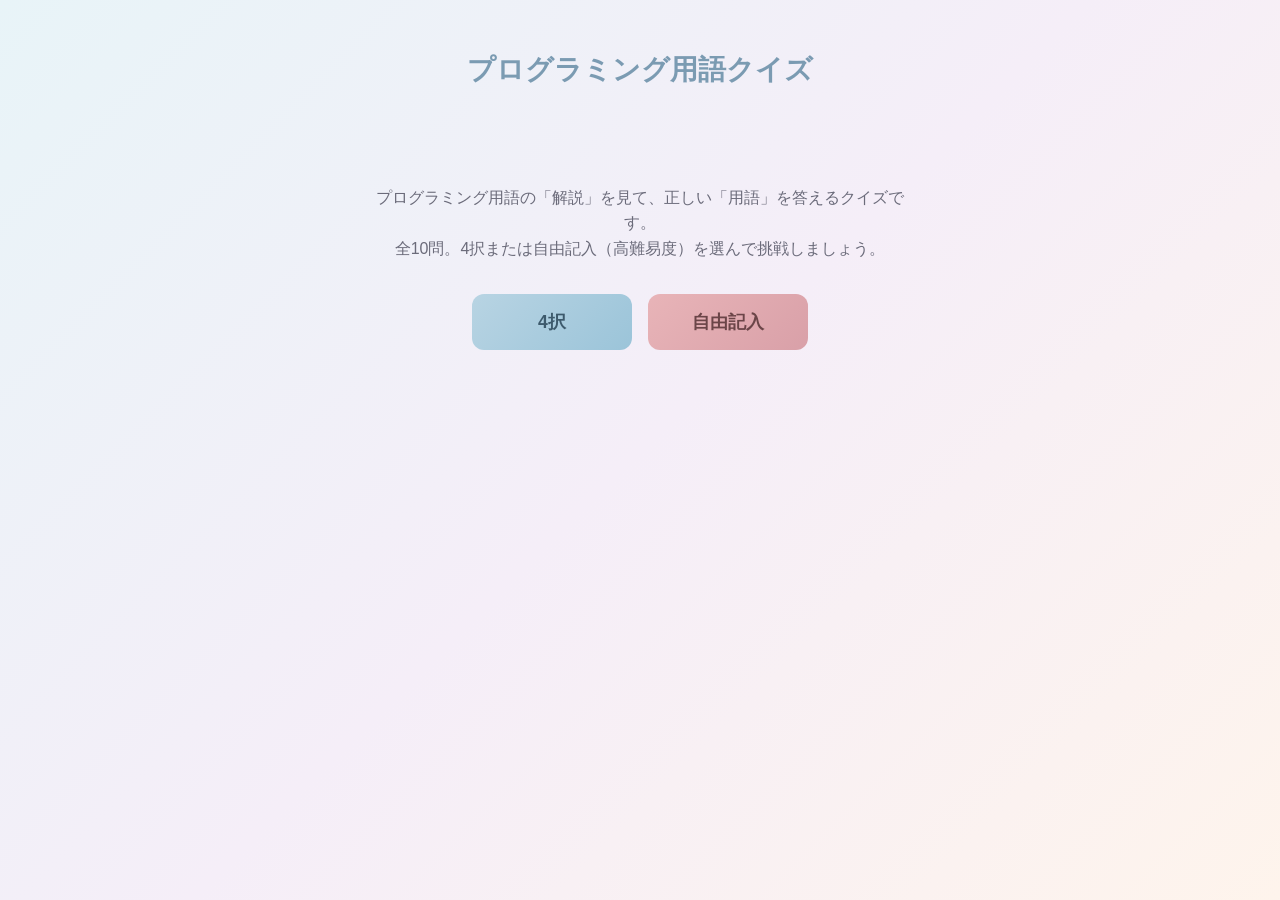
<file: quiz/index.html>
<!DOCTYPE html>
<html lang="ja">
<head>
  <meta charset="UTF-8">
  <meta name="viewport" content="width=device-width, initial-scale=1.0">
  <title>プログラミング用語クイズ</title>
  <style>
    * { box-sizing: border-box; }
    body {
      font-family: 'Segoe UI', 'Hiragino Sans', 'Hiragino Kaku Gothic ProN', sans-serif;
      background: linear-gradient(135deg, #e8f4f8 0%, #f5eef8 50%, #fef4ec 100%);
      min-height: 100vh;
      margin: 0;
      padding: 2rem;
      color: #4a4a5a;
    }
    .container {
      max-width: 560px;
      margin: 0 auto;
    }
    h1 {
      text-align: center;
      font-size: 1.75rem;
      font-weight: 700;
      color: #7b9bb2;
      margin-bottom: 2rem;
    }
    .screen {
      display: none;
      animation: fadeIn 0.3s ease;
    }
    .screen.active {
      display: block;
    }
    @keyframes fadeIn {
      from { opacity: 0; transform: translateY(8px); }
      to { opacity: 1; transform: translateY(0); }
    }
    .start-wrap {
      text-align: center;
      padding: 3rem 1rem;
    }
    .start-wrap p {
      color: #6b6b7a;
      margin-bottom: 2rem;
      line-height: 1.6;
    }
    .btn {
      display: inline-block;
      padding: 1rem 2.5rem;
      font-size: 1.1rem;
      font-weight: 600;
      border: none;
      border-radius: 12px;
      cursor: pointer;
      transition: transform 0.15s, box-shadow 0.15s;
    }
    .btn:hover {
      transform: translateY(-2px);
      box-shadow: 0 6px 20px rgba(0, 0, 0, 0.08);
    }
    .btn-primary {
      background: linear-gradient(135deg, #b8d4e3, #9bc4d9);
      color: #3d5a6c;
    }
    .btn-retry {
      background: linear-gradient(135deg, #b8d4e3, #9bc4d9);
      color: #3d5a6c;
      margin-top: 1.5rem;
    }
    .progress {
      font-size: 1.3rem;
      font-weight: 600;
      color: #7b9bb2;
      margin-bottom: 1rem;
      display: flex;
      justify-content: space-between;
      align-items: center;
    }
    .progress .correct-count {
      color: #5a9d75;
    }
    .question-box {
      background: rgba(255, 255, 255, 0.7);
      border: 1px solid rgba(184, 212, 227, 0.6);
      border-radius: 16px;
      padding: 1.5rem;
      margin-bottom: 1.5rem;
      line-height: 1.7;
    }
    .question-box .label {
      font-size: 0.8rem;
      color: #7b9bb2;
      margin-bottom: 0.5rem;
    }
    .choices {
      display: flex;
      flex-direction: column;
      gap: 0.75rem;
    }
    .choice {
      display: flex;
      align-items: center;
      justify-content: space-between;
      gap: 0.75rem;
      width: 100%;
      padding: 1rem 1.25rem;
      font-size: 1rem;
      text-align: left;
      background: rgba(255, 255, 255, 0.8);
      border: 2px solid rgba(184, 212, 227, 0.7);
      border-radius: 12px;
      color: #4a4a5a;
      cursor: pointer;
      transition: background 0.2s, border-color 0.2s;
    }
    .choice:hover {
      background: rgba(184, 212, 227, 0.35);
      border-color: #9bc4d9;
    }
    .choice-label {
      flex: 1 1 auto;
      word-break: break-word;
    }
    .choice-mark {
      flex: 0 0 auto;
      min-width: 1.6rem;
      min-height: 1.6rem;
      text-align: right;
      font-size: 1.3rem;
      font-weight: 700;
      opacity: 0;
      transition: opacity 0.2s;
      display: flex;
      align-items: center;
      justify-content: flex-end;
    }
    .choice.correct {
      background: rgba(178, 223, 199, 0.6);
      border-color: #7bc99e;
    }
    .choice.wrong {
      background: rgba(248, 207, 207, 0.6);
      border-color: #e8a0a0;
    }
    .choice.correct .choice-mark,
    .choice.wrong .choice-mark {
      opacity: 1;
    }
    .choice.correct .choice-mark {
      color: #2e7d32;
    }
    .choice.wrong .choice-mark {
      color: #c62828;
    }
    .choice:disabled {
      cursor: default;
      opacity: 0.95;
    }
    .result-header {
      text-align: center;
      margin-bottom: 2rem;
    }
    .result-header .score {
      font-size: 2.5rem;
      font-weight: 700;
      color: #7b9bb2;
    }
    .result-header .score span { color: #5a9d75; }
    .result-list {
      background: rgba(255, 255, 255, 0.7);
      border: 1px solid rgba(184, 212, 227, 0.5);
      border-radius: 16px;
      padding: 1rem;
      margin-bottom: 1.5rem;
      max-height: 60vh;
      overflow-y: auto;
    }
    .result-item {
      padding: 1rem;
      border-bottom: 1px solid rgba(184, 212, 227, 0.4);
      line-height: 1.5;
    }
    .result-item:last-child { border-bottom: none; }
    .result-item .q { color: #6b6b7a; font-size: 0.9rem; margin-bottom: 0.25rem; }
    .result-item .correct-answer { color: #5a9d75; font-weight: 600; }
    .result-item .your-answer { margin-top: 0.25rem; }
    .result-item .your-answer.wrong-answer { color: #c97b7b; }
    .result-item .your-answer.correct-answer { color: #5a9d75; }
    .result-actions { text-align: center; }
    .answer-feedback {
      margin-top: 1rem;
      padding: 0.75rem 1rem;
      border-radius: 12px;
      font-size: 0.95rem;
    }
    .answer-feedback.correct {
      background: rgba(178, 223, 199, 0.35);
      border: 1px solid #7bc99e;
      color: #2e7d32;
    }
    .answer-feedback.wrong {
      background: rgba(248, 207, 207, 0.35);
      border: 1px solid #e8a0a0;
      color: #c62828;
    }
    .mode-buttons {
      display: flex;
      flex-wrap: wrap;
      justify-content: center;
      gap: 1rem;
      margin-bottom: 2rem;
    }
    .btn-mode {
      min-width: 160px;
    }
    .btn-mode.hard {
      background: linear-gradient(135deg, #e8b4b8, #d9a0a8);
      color: #6b4548;
    }
    .free-answer-wrap {
      display: flex;
      flex-direction: column;
      gap: 1rem;
    }
    .free-answer-wrap input[type="text"] {
      width: 100%;
      padding: 1rem 1.25rem;
      font-size: 1rem;
      border: 2px solid rgba(184, 212, 227, 0.8);
      border-radius: 12px;
      background: rgba(255, 255, 255, 0.9);
      color: #4a4a5a;
    }
    .free-answer-wrap input[type="text"]:focus {
      outline: none;
      border-color: #9bc4d9;
    }
  </style>
</head>
<body>
  <div class="container">
    <h1>プログラミング用語クイズ</h1>

    <div id="start-screen" class="screen active">
      <div class="start-wrap">
        <p>プログラミング用語の「解説」を見て、正しい「用語」を答えるクイズです。<br>全10問。4択または自由記入（高難易度）を選んで挑戦しましょう。</p>
        <div class="mode-buttons">
          <button type="button" class="btn btn-primary btn-mode" id="start-choice-btn">4択</button>
          <button type="button" class="btn btn-mode hard" id="start-free-btn">自由記入</button>
        </div>
      </div>
    </div>

    <div id="quiz-screen" class="screen">
      <p class="progress" id="progress">問題 1 / 10</p>
      <div class="question-box">
        <div class="label">この解説はどの用語？</div>
        <div id="question-text"></div>
      </div>
      <div id="answer-area"></div>
    </div>

    <div id="result-screen" class="screen">
      <div class="result-header">
        <div class="score" id="score-text">0 / 10 正解</div>
      </div>
      <div class="result-list" id="result-list"></div>
      <div class="result-actions">
        <button type="button" class="btn btn-retry" id="retry-btn">リトライ</button>
      </div>
    </div>
  </div>

  <script>
    (function () {
      const TOTAL_QUESTIONS = 10;
      let allItems = [];
      let currentQuiz = [];
      let currentIndex = 0;
      let answers = [];
      let quizMode = 'choice';

      function parseCSV(text) {
        const lines = text.trim().split('\n');
        if (lines.length < 2) return [];
        const rows = [];
        for (let i = 1; i < lines.length; i++) {
          const line = lines[i];
          const cols = line.split(',');
          if (cols.length < 2) continue;
          const term = (cols[0] || '').replace(/^"|"$/g, '').trim();
          const explanation = (cols[1] || '').trim();
          const distractors = cols.slice(2).map(function (c) { return c.trim(); }).filter(function (c) { return c; });
          if (term && explanation) rows.push({ term: term, explanation: explanation, distractors: distractors });
        }
        return rows;
      }

      function loadCSV() {
        fetch('mino.csv')
          .then(function (res) {
            if (!res.ok) throw new Error('CSV load failed');
            return res.text();
          })
          .then(function (text) {
            allItems = parseCSV(text);
            if (allItems.length < 4) {
              alert('CSVのデータが不足しています。');
            }
          })
          .catch(function (err) {
            console.error(err);
            alert('CSVの読み込みに失敗しました。ページをサーバー経由で開いているか確認してください。');
          });
      }

      loadCSV();

      function shuffle(arr) {
        const a = arr.slice();
        for (let i = a.length - 1; i > 0; i--) {
          const j = Math.floor(Math.random() * (i + 1));
          [a[i], a[j]] = [a[j], a[i]];
        }
        return a;
      }

      function startQuiz(mode) {
        if (!allItems || allItems.length < 4) {
          alert('CSVの読み込み中です。少し待ってから再度お試しください。');
          return;
        }
        quizMode = mode;
        const shuffled = shuffle(allItems);
        currentQuiz = shuffled.slice(0, TOTAL_QUESTIONS);
        currentIndex = 0;
        answers = [];
        showScreen('quiz-screen');
        showQuestion();
      }

      function showQuestion() {
        const item = currentQuiz[currentIndex];
        const correctCount = answers.filter(function (a) { return a.correct; }).length;
        const progressEl = document.getElementById('progress');
        progressEl.innerHTML = '問題 ' + (currentIndex + 1) + ' / ' + TOTAL_QUESTIONS + 
          (currentIndex > 0 ? ' <span class="correct-count">（正解: ' + correctCount + '問）</span>' : '');
        document.getElementById('question-text').textContent = item.explanation;

        const container = document.getElementById('answer-area');
        container.innerHTML = '';

        if (quizMode === 'choice') {
          var wrongTerms;
          if (item.distractors && item.distractors.length >= 3) {
            wrongTerms = shuffle(item.distractors).slice(0, 3);
          } else {
            const others = allItems.filter(function (x) {
              return x.term !== item.term;
            });
            wrongTerms = shuffle(others).slice(0, 3).map(function (x) { return x.term; });
          }
          const choices = shuffle([item.term].concat(wrongTerms));
          const choicesDiv = document.createElement('div');
          choicesDiv.className = 'choices';
          choices.forEach(function (choice) {
            const btn = document.createElement('button');
            btn.type = 'button';
            btn.className = 'choice';
            btn.dataset.term = choice;
            const labelSpan = document.createElement('span');
            labelSpan.className = 'choice-label';
            labelSpan.textContent = choice;
            const markSpan = document.createElement('span');
            markSpan.className = 'choice-mark';
            markSpan.textContent = '';
            btn.appendChild(labelSpan);
            btn.appendChild(markSpan);
            btn.addEventListener('click', function () { onAnswer(choice, btn); });
            choicesDiv.appendChild(btn);
          });
          container.appendChild(choicesDiv);
        } else {
          const wrap = document.createElement('div');
          wrap.className = 'free-answer-wrap';
          const input = document.createElement('input');
          input.type = 'text';
          input.placeholder = '用語を入力';
          input.id = 'free-answer-input';
          input.setAttribute('autocomplete', 'off');
          const submitBtn = document.createElement('button');
          submitBtn.type = 'button';
          submitBtn.className = 'btn btn-primary';
          submitBtn.textContent = '回答する';
          submitBtn.addEventListener('click', function () { onFreeSubmit(input); });
          input.addEventListener('keydown', function (e) {
            if (e.key === 'Enter') onFreeSubmit(input);
          });
          wrap.appendChild(input);
          wrap.appendChild(submitBtn);
          container.appendChild(wrap);
          setTimeout(function () { input.focus(); }, 100);
        }
      }

      function onAnswer(selected, btnEl) {
        const item = currentQuiz[currentIndex];
        const correct = item.term === selected;
        answers.push({ index: currentIndex, question: item, selected: selected, correct: correct });

        const buttons = document.querySelectorAll('#answer-area .choice');
        buttons.forEach(function (b) {
          b.disabled = true;
          const term = b.dataset.term;
          const markSpan = b.querySelector('.choice-mark');
          if (term === item.term) {
            b.classList.add('correct');
            if (markSpan) markSpan.textContent = '◯';
          } else if (b === btnEl && !correct) {
            b.classList.add('wrong');
            if (markSpan) markSpan.textContent = '✕';
          }
        });

        if (!correct) {
          const container = document.getElementById('answer-area');
          const feedback = document.createElement('div');
          feedback.className = 'answer-feedback wrong';
          feedback.textContent = '✕ 不正解… 正解: ' + item.term;
          container.appendChild(feedback);
        }

        setTimeout(function () {
          currentIndex++;
          if (currentIndex < TOTAL_QUESTIONS) {
            showQuestion();
          } else {
            showResult();
          }
        }, 1200);
      }

      function onFreeSubmit(inputEl) {
        const item = currentQuiz[currentIndex];
        const typed = (inputEl.value || '').trim();
        const correct = typed === item.term;
        answers.push({ index: currentIndex, question: item, selected: typed, correct: correct });

        const wrap = inputEl.closest('.free-answer-wrap');
        if (wrap) {
          inputEl.disabled = true;
          inputEl.style.opacity = correct ? '1' : '1';
          if (inputEl.nextElementSibling) inputEl.nextElementSibling.disabled = true;
          var feedback = document.createElement('div');
          feedback.className = 'your-answer ' + (correct ? 'correct-answer' : 'wrong-answer');
          feedback.style.marginTop = '0.5rem';
          feedback.textContent = correct ? '正解！' : '正解: ' + item.term;
          wrap.appendChild(feedback);
        }

        setTimeout(function () {
          currentIndex++;
          if (currentIndex < TOTAL_QUESTIONS) {
            showQuestion();
          } else {
            showResult();
          }
        }, 1200);
      }

      function showResult() {
        const correctCount = answers.filter(function (a) { return a.correct; }).length;
        document.getElementById('score-text').innerHTML = '<span>' + correctCount + '</span> / ' + TOTAL_QUESTIONS + ' 正解';
        const listEl = document.getElementById('result-list');
        listEl.innerHTML = '';
        answers.forEach(function (a, i) {
          const div = document.createElement('div');
          div.className = 'result-item';
          div.innerHTML =
            '<div class="q">' + (i + 1) + '. ' + escapeHtml(a.question.explanation) + '</div>' +
            '<div class="correct-answer">正解: ' + escapeHtml(a.question.term) + '</div>' +
            '<div class="your-answer ' + (a.correct ? 'correct-answer' : 'wrong-answer') + '">' +
            (a.correct ? 'あなたの回答: ' + escapeHtml(a.selected) : 'あなたの回答: ' + escapeHtml(a.selected) + ' （不正解）') +
            '</div>';
          listEl.appendChild(div);
        });
        showScreen('result-screen');
      }

      function escapeHtml(s) {
        const div = document.createElement('div');
        div.textContent = s;
        return div.innerHTML;
      }

      function showScreen(id) {
        document.querySelectorAll('.screen').forEach(function (s) { s.classList.remove('active'); });
        document.getElementById(id).classList.add('active');
      }

      document.getElementById('start-choice-btn').addEventListener('click', function () { startQuiz('choice'); });
      document.getElementById('start-free-btn').addEventListener('click', function () { startQuiz('free'); });
      document.getElementById('retry-btn').addEventListener('click', function () {
        showScreen('start-screen');
      });
    })();
  </script>
</body>
</html>
</file>
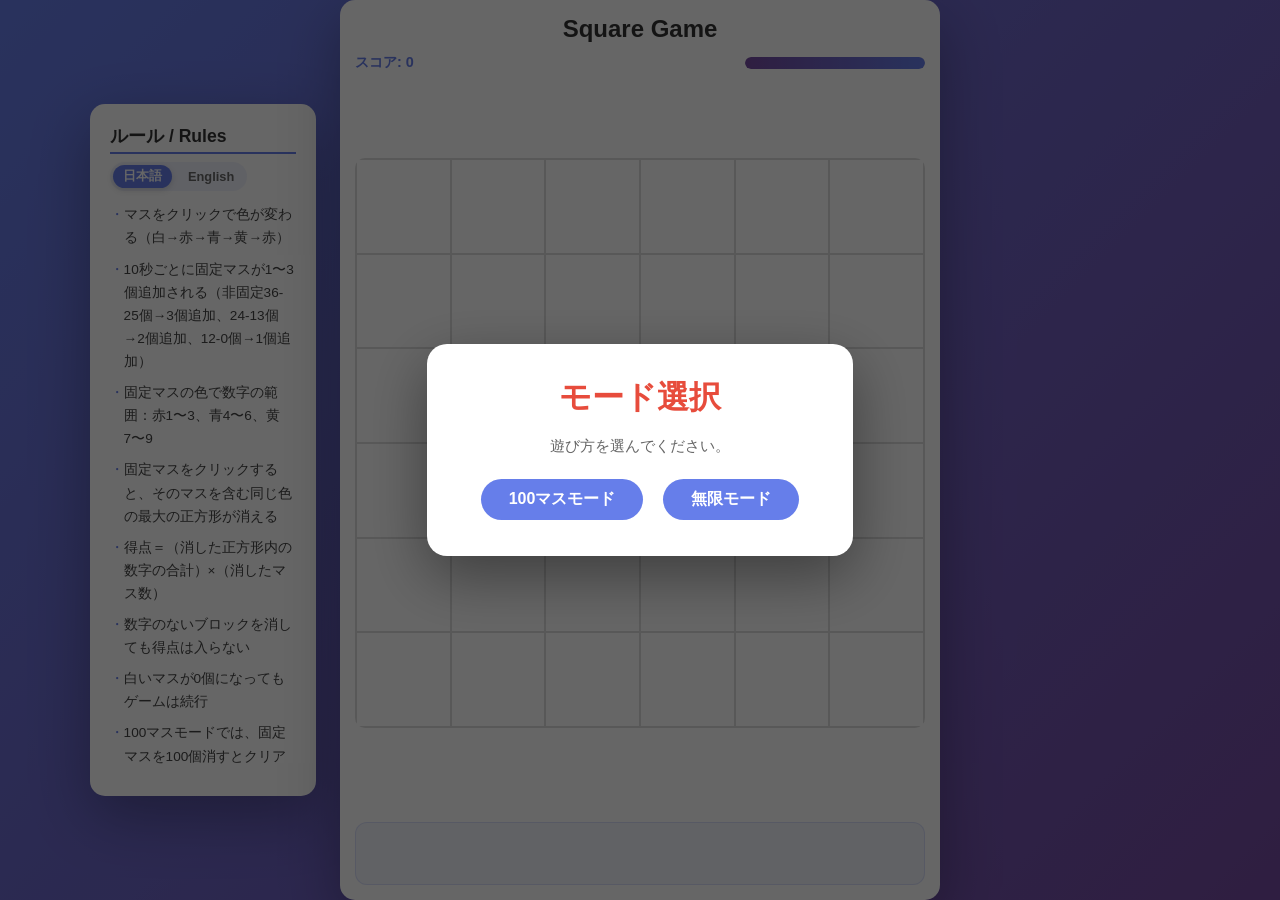
<file: square/index.html>
<!DOCTYPE html>
<html lang="ja">
<head>
    <meta charset="UTF-8">
    <meta name="viewport" content="width=device-width, initial-scale=1.0">
    <title>Square Game</title>
    <style>
        * {
            margin: 0;
            padding: 0;
            box-sizing: border-box;
        }

        body {
            font-family: 'Arial', sans-serif;
            background: linear-gradient(135deg, #667eea 0%, #764ba2 100%);
            height: 100vh;
            overflow: hidden;
            display: flex;
            justify-content: center;
            align-items: center;
            padding: 10px;
        }

        .main {
            display: flex;
            align-items: center;
            justify-content: center;
            width: 100%;
            max-width: 1100px;
            gap: 24px;
        }

        @media (max-width: 768px) {
            body {
                overflow-y: auto;
                align-items: flex-start;
            }
            .main {
                flex-direction: column;
                padding-bottom: 20px;
            }
            .container {
                order: 1;
            }
            .layout-side:first-child {
                order: 2;
                max-width: none;
            }
            .layout-side:last-child {
                display: none;
            }
        }

        .layout-side {
            flex: 1;
            min-width: 0;
            max-width: 260px;
        }

        .rules-panel {
            background: white;
            border-radius: 15px;
            padding: 20px;
            box-shadow: 0 20px 60px rgba(0, 0, 0, 0.3);
            max-height: 100vh;
            overflow-y: auto;
        }

        .rules-panel h2 {
            font-size: 1.1em;
            color: #333;
            margin-bottom: 8px;
            padding-bottom: 4px;
            border-bottom: 2px solid #667eea;
        }

        .rules-tabs {
            display: inline-flex;
            gap: 6px;
            margin-bottom: 10px;
            border-radius: 999px;
            background: rgba(102, 126, 234, 0.09);
            padding: 3px;
        }

        .rules-tab {
            border: none;
            background: transparent;
            padding: 3px 10px;
            border-radius: 999px;
            font-size: 0.8em;
            cursor: pointer;
            color: #666;
            font-weight: 600;
        }

        .rules-tab.active {
            background: #667eea;
            color: #fff;
            box-shadow: 0 2px 6px rgba(0,0,0,0.15);
        }

        .rules-content {
            margin-top: 2px;
        }

        .rules-panel ul {
            list-style: none;
            font-size: 0.85em;
            line-height: 1.7;
            color: #444;
        }

        .rules-panel li {
            margin-bottom: 8px;
            padding-left: 1em;
            position: relative;
        }

        .rules-panel li::before {
            content: "・";
            position: absolute;
            left: 0;
            color: #667eea;
        }

        .container {
            background: white;
            border-radius: 15px;
            padding: 15px;
            box-shadow: 0 20px 60px rgba(0, 0, 0, 0.3);
            width: 100%;
            max-width: 600px;
            flex-shrink: 0;
            height: 100vh;
            max-height: 100vh;
            display: flex;
            flex-direction: column;
            overflow: hidden;
            min-height: 0;
        }

        h1 {
            text-align: center;
            color: #333;
            margin-bottom: 10px;
            font-size: 1.5em;
        }

        .info {
            display: flex;
            justify-content: space-between;
            margin-bottom: 10px;
            font-size: 0.9em;
            font-weight: bold;
        }

        .score {
            color: #667eea;
        }

        .timer {
            color: #764ba2;
            display: flex;
            align-items: center;
            justify-content: flex-end;
        }

        .timebar {
            width: 180px;
            height: 12px;
            background: rgba(118, 75, 162, 0.15);
            border-radius: 999px;
            overflow: hidden;
            box-shadow: inset 0 2px 6px rgba(0,0,0,0.12);
        }

        .timebar-fill {
            height: 100%;
            width: 100%;
            background: linear-gradient(90deg, #764ba2 0%, #667eea 100%);
            border-radius: 999px;
            transition: width 0.08s linear;
        }

        .grid-wrapper {
            position: relative;
            flex: 1;
            min-height: 0;
            margin-bottom: 10px;
            display: flex;
            align-items: center;
            justify-content: center;
            overflow: hidden;
            container-type: size;
        }

        .grid {
            display: grid;
            grid-template-columns: repeat(6, 1fr);
            grid-template-rows: repeat(6, 1fr);
            gap: 2px;
            background: #ddd;
            padding: 2px;
            border-radius: 10px;
            width: 100%;
            height: 100%;
            max-width: 100%;
            max-height: 100%;
            min-width: 0;
            min-height: 0;
        }

        @supports (container-type: size) {
            .grid {
                width: min(100cqw, 100cqh);
                height: min(100cqw, 100cqh);
            }
        }

        .cell {
            background: white;
            border: none;
            cursor: pointer;
            transition: all 0.2s;
            display: flex;
            align-items: center;
            justify-content: center;
            font-weight: bold;
            font-size: 0.9em;
            color: white;
            text-shadow: 1px 1px 2px rgba(0, 0, 0, 0.3);
        }

        .cell:hover:not(.locked) {
            transform: scale(1.05);
            box-shadow: 0 0 10px rgba(0, 0, 0, 0.3);
        }

        .cell.white {
            background: white;
            color: #333;
        }

        .cell.red {
            background: #e74c3c;
        }

        .cell.blue {
            background: #3498db;
        }

        .cell.yellow {
            background: #f1c40f;
            color: #333;
        }

        .cell.locked {
            cursor: pointer;
            opacity: 0.8;
            border: 2px solid #333;
            font-size: 1.1em;
        }

        .cell.locked:hover {
            transform: scale(1.05);
            box-shadow: 0 0 10px rgba(0, 0, 0, 0.3);
        }

        .cell.clearing {
            animation: cellClear 0.35s ease-out forwards;
        }

        .cell.fever-flash {
            animation: feverFlash 0.9s ease-in-out 0s 3 alternate;
            box-shadow: 0 0 14px rgba(241, 196, 15, 0.9);
        }

        @keyframes cellClear {
            0% {
                transform: scale(1);
                opacity: 1;
                filter: brightness(1);
            }
            40% {
                transform: scale(1.25);
                opacity: 1;
                filter: brightness(1.4);
            }
            100% {
                transform: scale(0.3);
                opacity: 0;
                filter: brightness(2);
            }
        }

        @keyframes feverFlash {
            0% {
                transform: scale(1);
                filter: brightness(1);
            }
            50% {
                transform: scale(1.1);
                filter: brightness(1.6);
            }
            100% {
                transform: scale(1);
                filter: brightness(1.1);
            }
        }

        .float-score {
            position: absolute;
            font-size: 1.8em;
            font-weight: bold;
            color: #2ecc71;
            text-shadow: 0 0 10px rgba(46, 204, 113, 0.8), 0 2px 4px rgba(0,0,0,0.3);
            pointer-events: none;
            z-index: 20;
            animation: floatScore 2.2s ease-out forwards;
        }

        @keyframes floatScore {
            0% {
                opacity: 0;
                transform: translate(-50%, -50%) scale(0.5);
            }
            12% {
                opacity: 1;
                transform: translate(-50%, -55%) scale(1.2);
            }
            70% {
                opacity: 1;
                transform: translate(-50%, -65%) scale(1.1);
            }
            100% {
                opacity: 0;
                transform: translate(-50%, -80%) scale(1);
            }
        }

        button {
            background: #667eea;
            color: white;
            border: none;
            padding: 8px 20px;
            font-size: 0.9em;
            border-radius: 20px;
            cursor: pointer;
            transition: all 0.3s;
            font-weight: bold;
        }

        button:hover {
            background: #764ba2;
            transform: translateY(-2px);
            box-shadow: 0 5px 15px rgba(0, 0, 0, 0.3);
        }

        .message {
            text-align: center;
            margin-top: 8px;
            font-size: 0.85em;
            min-height: 20px;
            color: #27ae60;
            font-weight: bold;
        }

        .log {
            margin-top: 8px;
            padding: 8px 10px;
            border-radius: 12px;
            background: rgba(102, 126, 234, 0.08);
            border: 1px solid rgba(102, 126, 234, 0.18);
            min-height: calc(1.35em * 3 + 10px);
            font-size: 0.82em;
            line-height: 1.35;
            color: #333;
            overflow: hidden;
        }

        .log-line {
            white-space: nowrap;
            overflow: hidden;
            text-overflow: ellipsis;
            font-variant-numeric: tabular-nums;
        }

        .game-over-overlay {
            display: none;
            position: fixed;
            inset: 0;
            background: rgba(0, 0, 0, 0.6);
            justify-content: center;
            align-items: center;
            z-index: 100;
        }

        .game-over-overlay.show {
            display: flex;
        }

        .game-over-box {
            background: white;
            padding: 2em 3em;
            border-radius: 20px;
            text-align: center;
            box-shadow: 0 20px 60px rgba(0, 0, 0, 0.4);
        }

        .game-over-box h2 {
            font-size: 2em;
            color: #e74c3c;
            margin-bottom: 0.5em;
        }

        .game-over-box p {
            font-size: 0.95em;
            color: #666;
            margin-bottom: 1.2em;
        }

        .game-over-box .btn-reset {
            background: #667eea;
            color: white;
            border: none;
            padding: 10px 28px;
            font-size: 1em;
            border-radius: 25px;
            cursor: pointer;
            font-weight: bold;
            transition: all 0.3s;
            margin: 4px 6px;
        }

        .game-over-box .btn-reset:hover {
            background: #764ba2;
            transform: translateY(-2px);
            box-shadow: 0 5px 15px rgba(0, 0, 0, 0.3);
        }

        .mode-buttons {
            display: flex;
            flex-wrap: wrap;
            justify-content: center;
            gap: 8px;
            margin-top: 0.5em;
        }
    </style>
</head>
<body>
    <div id="modeSelectPopup" class="game-over-overlay show">
        <div class="game-over-box">
            <h2>モード選択</h2>
            <p>遊び方を選んでください。</p>
            <div class="mode-buttons">
                <button class="btn-reset" onclick="selectMode('100')">100マスモード</button>
                <button class="btn-reset" onclick="selectMode('infinite')">無限モード</button>
            </div>
        </div>
    </div>
    <div id="gameOverPopup" class="game-over-overlay">
        <div class="game-over-box">
            <h2>ゲームオーバー</h2>
            <p>リセットして再挑戦</p>
            <button class="btn-reset" onclick="resetGame()">リセット</button>
        </div>
    </div>
    <div id="clearPopup" class="game-over-overlay">
        <div class="game-over-box">
            <h2>クリア！</h2>
            <p>固定マスを100個消しました。</p>
            <p>トータルスコア: <span id="clearScore">0</span></p>
            <button class="btn-reset" onclick="resetGame()">リトライ</button>
        </div>
    </div>
    <div class="main">
        <div class="layout-side">
            <aside class="rules-panel">
                <h2>ルール / Rules</h2>
                <div class="rules-tabs" role="tablist" aria-label="Rules language">
                    <button id="rulesTabJa" class="rules-tab active" type="button" role="tab" aria-selected="true" aria-controls="rulesJa">日本語</button>
                    <button id="rulesTabEn" class="rules-tab" type="button" role="tab" aria-selected="false" aria-controls="rulesEn">English</button>
                </div>
                <div class="rules-content">
                    <ul id="rulesJa" role="tabpanel" aria-labelledby="rulesTabJa">
                        <li>マスをクリックで色が変わる（白→赤→青→黄→赤）</li>
                        <li>10秒ごとに固定マスが1〜3個追加される（非固定36-25個→3個追加、24-13個→2個追加、12-0個→1個追加）</li>
                        <li>固定マスの色で数字の範囲：赤1〜3、青4〜6、黄7〜9</li>
                        <li>固定マスをクリックすると、そのマスを含む同じ色の最大の正方形が消える</li>
                        <li>得点＝（消した正方形内の数字の合計）×（消したマス数）</li>
                        <li>数字のないブロックを消しても得点は入らない</li>
                        <li>白いマスが0個になってもゲームは続行</li>
                        <li>100マスモードでは、固定マスを100個消すとクリア</li>
                    </ul>
                    <ul id="rulesEn" role="tabpanel" aria-labelledby="rulesTabEn" style="display:none;">
                        <li>Click a cell to change its color (White → Red → Blue → Yellow → Red).</li>
                        <li>Every 10 seconds, 1–3 fixed cells are added (3 when many non-fixed cells remain, then 2, then 1).</li>
                        <li>Numbers depend on the fixed cell color: Red 1–3, Blue 4–6, Yellow 7–9.</li>
                        <li>Clicking a fixed cell removes the largest same-colored square that includes that fixed cell.</li>
                        <li>Score = (sum of numbers in the removed square) × (number of cells in the square).</li>
                        <li>You get no score if the removed square contains no numbers.</li>
                        <li>The game continues even when there are no white cells left.</li>
                        <li>In 100-cell mode, clearing 100 fixed cells in total counts as a clear.</li>
                    </ul>
                </div>
            </aside>
        </div>
        <div class="container">
            <h1>Square Game</h1>
            <div class="info">
                <div class="score">スコア: <span id="score">0</span></div>
                <div class="timer" aria-label="次の固定マスまで">
                    <div class="timebar" role="progressbar" aria-valuemin="0" aria-valuemax="100" aria-valuenow="100">
                        <div id="timebarFill" class="timebar-fill"></div>
                    </div>
                </div>
            </div>
            <div class="grid-wrapper" id="gridWrapper">
                <div class="grid" id="grid"></div>
            </div>
            <div class="log" id="log" aria-label="ログ"></div>
        </div>
        <div class="layout-side"></div>
    </div>

    <script>
        const GRID_SIZE = 6;
        const COLORS = ['white', 'red', 'blue', 'yellow'];
        const FIXED_INTERVAL = 10000; // 10秒ごとに固定マスを生成
        const TIMEBAR_UPDATE_MS = 50;

        let grid = [];
        let score = 0;
        let timerInterval = null;
        let fixedCellInterval = null;
        let nextFixedAtMs = 0;
        let lastPointer = { x: null, y: null };
        const actionLogs = [];
        const LOG_MAX_LINES = 3;
        let gameMode = null; // '100' or 'infinite'
        let clearedFixedCount = 0; // これまでに消した固定マス数（100マスモード用）
        let isGameFinished = false; // ゲームオーバー or クリア後の操作無効化フラグ

        function renderLogs() {
            const el = document.getElementById('log');
            if (!el) return;
            el.innerHTML = '';
            actionLogs.slice(0, LOG_MAX_LINES).forEach(line => {
                const div = document.createElement('div');
                div.className = 'log-line';
                div.textContent = line;
                el.appendChild(div);
            });
        }

        function addLogLine(line) {
            actionLogs.unshift(line);
            if (actionLogs.length > LOG_MAX_LINES) actionLogs.length = LOG_MAX_LINES;
            renderLogs();
        }

        // グリッドの初期化
        function initGrid() {
            grid = [];
            const gridElement = document.getElementById('grid');
            gridElement.innerHTML = '';

            for (let i = 0; i < GRID_SIZE; i++) {
                grid[i] = [];
                for (let j = 0; j < GRID_SIZE; j++) {
                    grid[i][j] = {
                        color: 0, // 0: white, 1: red, 2: blue, 3: yellow
                        locked: false,
                        number: null
                    };

                    const cell = document.createElement('div');
                    cell.className = 'cell white';
                    cell.dataset.row = i;
                    cell.dataset.col = j;
                    cell.addEventListener('click', (e) => handleCellClick(i, j, e));
                    gridElement.appendChild(cell);
                }
            }
            renderLogs();
        }

        // セルのクリック処理
        function handleCellClick(row, col, event) {
            if (isGameFinished) {
                return;
            }
            if (event && typeof event.clientX === 'number' && typeof event.clientY === 'number') {
                lastPointer = { x: event.clientX, y: event.clientY };
            }
            if (grid[row][col].locked) {
                // 固定ブロックをクリックした場合のみ判定
                // ※押した固定マスを必ず含む、同色の「最大正方形」だけを1つ消す
                checkAndRemoveSquaresWithFixed(row, col);
                checkGameOver();
                return;
            }

            // 通常のマス: 色を循環させる（白→赤→青→黄→赤）
            grid[row][col].color = (grid[row][col].color + 1) % COLORS.length;
            if (grid[row][col].color === 0) {
                grid[row][col].color = 1; // 白から直接赤に
            }

            updateCellDisplay(row, col);
            checkGameOver();
        }

        // セルの表示を更新
        function updateCellDisplay(row, col) {
            const cell = document.querySelector(`[data-row="${row}"][data-col="${col}"]`);
            const cellData = grid[row][col];
            
            cell.className = `cell ${COLORS[cellData.color]}`;
            if (cellData.locked) {
                cell.classList.add('locked');
                cell.textContent = cellData.number || '';
            } else {
                cell.textContent = '';
            }
        }

        // 指定した固定マス(fixedRow,fixedCol)を必ず含む
        // 「同色の最大サイズの正方形」を1つ探して返す（見つからなければnull）
        function findLargestSquareIncludingFixed(fixedRow, fixedCol) {
            if (!grid[fixedRow] || !grid[fixedRow][fixedCol] || !grid[fixedRow][fixedCol].locked) {
                return null;
            }

            for (let size = GRID_SIZE; size >= 2; size--) {
                // このサイズの正方形のうち、(fixedRow,fixedCol) を含むものだけを走査
                const startRowMin = Math.max(0, fixedRow - size + 1);
                const startRowMax = Math.min(fixedRow, GRID_SIZE - size);
                const startColMin = Math.max(0, fixedCol - size + 1);
                const startColMax = Math.min(fixedCol, GRID_SIZE - size);

                for (let sr = startRowMin; sr <= startRowMax; sr++) {
                    for (let sc = startColMin; sc <= startColMax; sc++) {
                        if (isSquareSameColor(sr, sc, size)) {
                            // isSquareSameColor は同色かどうかだけ見る。
                            // (fixedRow,fixedCol) は locked なので、「押した固定マスを含む同色正方形」がここで保証される。
                            return { startRow: sr, startCol: sc, size };
                        }
                    }
                }
            }
            return null;
        }

        // 得点をグリッド上に一時表示
        function showFloatingScore(points, clientX, clientY) {
            const wrapper = document.getElementById('gridWrapper');
            if (!wrapper) return;
            const rect = wrapper.getBoundingClientRect();

            // clientX/Y が取れない場合は中央に表示
            const x = (typeof clientX === 'number') ? clientX : (rect.left + rect.width / 2);
            const y = (typeof clientY === 'number') ? clientY : (rect.top + rect.height / 2);

            const el = document.createElement('div');
            el.className = 'float-score';
            el.textContent = '+' + points + '点';
            el.style.left = `${Math.max(0, Math.min(rect.width, x - rect.left))}px`;
            el.style.top = `${Math.max(0, Math.min(rect.height, y - rect.top))}px`;
            el.style.transform = 'translate(-50%, -60%)';
            wrapper.appendChild(el);
            setTimeout(() => el.remove(), 2400);
        }

        // 押した固定マスを含む「最大正方形」ブロックだけを検出して1つだけ削除
        function checkAndRemoveSquaresWithFixed(fixedRow, fixedCol) {
            const square = findLargestSquareIncludingFixed(fixedRow, fixedCol);
            if (square === null) {
                return; // 押した固定マスを含む同色正方形が存在しない
            }

            const { startRow, startCol, size } = square;
            const removedCells = [];
            let hasNumber = false;
            let totalNumber = 0;
            let shouldActivateBonusTime = false;
            let fixedRemovedThisTime = 0;

            for (let di = 0; di < size; di++) {
                for (let dj = 0; dj < size; dj++) {
                    const r = startRow + di;
                    const c = startCol + dj;
                    removedCells.push({ row: r, col: c, number: grid[r][c].number });
                    if (grid[r][c].locked) {
                        fixedRemovedThisTime++;
                    }
                    if (grid[r][c].number !== null) {
                        hasNumber = true;
                        totalNumber += grid[r][c].number;
                    }
                }
            }

            const cellCount = removedCells.length;
            const points = hasNumber ? totalNumber * cellCount : 0;
            score += points;
            if (points > 0) {
                showFloatingScore(points, lastPointer.x, lastPointer.y);
            }

            // ログ: どの数字のマス / 何×何サイズ / 何点
            const numbers = removedCells.map(c => c.number).filter(n => n !== null);
            let numbersDesc = '数字なし';
            if (numbers.length > 0) {
                const uniq = Array.from(new Set(numbers)).sort((a, b) => a - b);
                if (uniq.length === 1) {
                    numbersDesc = `数字${uniq[0]}×${numbers.length}`;
                } else if (uniq.length <= 4) {
                    numbersDesc = `数字${uniq.join('/')}`;
                } else {
                    numbersDesc = `数字${uniq.length}種`;
                }
            }
            addLogLine(`${numbersDesc}（合計${totalNumber}） × ${cellCount}マス（${size}×${size}） = ${points}点`);

            // ボーナス判定（おふざけボーナス・条件ゆるめ）:
            // 「4×4サイズの正方形を消したとき、その中に数字9が1つでも含まれていれば発動」
            if (size === 4 && removedCells.some(cell => cell.number === 9)) {
                shouldActivateBonusTime = true;
            }

            // 消えるアニメーションを付与
            removedCells.forEach(cell => {
                const cellEl = document.querySelector(`[data-row="${cell.row}"][data-col="${cell.col}"]`);
                if (cellEl) cellEl.classList.add('clearing');
            });

            setTimeout(() => {
                removedCells.forEach(cell => {
                    grid[cell.row][cell.col].color = 0;
                    grid[cell.row][cell.col].locked = false;
                    grid[cell.row][cell.col].number = null;
                    const cellEl = document.querySelector(`[data-row="${cell.row}"][data-col="${cell.col}"]`);
                    if (cellEl) cellEl.classList.remove('clearing');
                    updateCellDisplay(cell.row, cell.col);
                });
                document.getElementById('score').textContent = score;

                if (shouldActivateBonusTime) {
                    activateBonusTime();
                }

                // 100マスモード: 固定マスを100個消したらクリア
                if (gameMode === '100' && fixedRemovedThisTime > 0) {
                    clearedFixedCount += fixedRemovedThisTime;
                    if (clearedFixedCount >= 100) {
                        showClearPopup();
                    }
                }
            }, 380);
        }

        // 指定位置から指定サイズの正方形が同じ色かチェック
        function isSquareSameColor(startRow, startCol, size) {
            const firstColor = grid[startRow][startCol].color;
            if (firstColor === 0) return false; // 白は除外

            for (let i = startRow; i < startRow + size; i++) {
                for (let j = startCol; j < startCol + size; j++) {
                    if (grid[i][j].color !== firstColor) {
                        return false;
                    }
                }
            }
            return true;
        }

        // 固定マスの数をカウント
        function countFixedCells() {
            let count = 0;
            for (let i = 0; i < GRID_SIZE; i++) {
                for (let j = 0; j < GRID_SIZE; j++) {
                    if (grid[i][j].locked) {
                        count++;
                    }
                }
            }
            return count;
        }

        // 非固定マス（固定マス以外＝白・赤・青・黄の変化可能マス）の数
        function countNonFixedCells() {
            return GRID_SIZE * GRID_SIZE - countFixedCells();
        }

        // 今回追加する固定マス数（1〜3。非固定マス数に応じる。0にはならない）
        // 非固定36-25個→3個追加、24-13個→2個追加、12-0個→1個追加
        function getFixedCellsToAdd() {
            const nonFixed = countNonFixedCells();
            if (nonFixed >= 25) return 3;
            if (nonFixed >= 13) return 2;
            return 1;
        }

        // カウントダウン0のとき呼ぶ：必ず1〜3個の固定マスを追加する
        function addFixedCellsOnTimer() {
            const toAdd = getFixedCellsToAdd();
            for (let i = 0; i < toAdd && countNonFixedCells() > 0; i++) {
                createFixedCell();
            }
        }

        // 白いマス（色が白のマス）の数をカウント
        function countWhiteCells() {
            let count = 0;
            for (let i = 0; i < GRID_SIZE; i++) {
                for (let j = 0; j < GRID_SIZE; j++) {
                    if (grid[i][j].color === 0) {
                        count++;
                    }
                }
            }
            return count;
        }

        // ゲームオーバー判定
        // 以前は「白いマスが0ならゲームオーバー」だったが、白マスがなくなっても継続できるようにするため
        // いまは何もしない（将来別条件でゲームオーバーを導入したくなったらここで判定する）。
        function checkGameOver() {
            return;
        }

        // ゲームオーバー表示（ポップアップを表示し、リセットはボタンで行う）
        function showGameOver() {
            document.getElementById('gameOverPopup').classList.add('show');
            isGameFinished = true;
            if (timerInterval) clearInterval(timerInterval);
            if (fixedCellInterval) clearInterval(fixedCellInterval);
            timerInterval = null;
            fixedCellInterval = null;
        }

        // 100マスモードのクリア表示（トータルスコアを表示）
        function showClearPopup() {
            const popup = document.getElementById('clearPopup');
            const scoreEl = document.getElementById('clearScore');
            if (scoreEl) scoreEl.textContent = score;
            if (popup) popup.classList.add('show');
            isGameFinished = true;
            if (timerInterval) clearInterval(timerInterval);
            if (fixedCellInterval) clearInterval(fixedCellInterval);
            timerInterval = null;
            fixedCellInterval = null;
        }

        // 固定マスを生成（今ある固定マス以外のすべてのマス＝白・赤・青・黄が対象）
        // 重要: 固定マスは「その固定マスを含む同色の正方形(2以上)」が作れないと永遠に消せない。
        // 端の一列にバラバラ色の固定マスが増えると、正方形に別色の固定マスが混ざって詰みやすいので、
        // 生成時に「この位置でその色の正方形が成立可能か（別色の固定マスが混ざらないか）」を判定して色を選ぶ。

        function activateBonusTime() {
            const flashingCells = [];
            for (let i = 0; i < GRID_SIZE; i++) {
                for (let j = 0; j < GRID_SIZE; j++) {
                    if (grid[i][j].locked) {
                        const el = document.querySelector(`[data-row="${i}"][data-col="${j}"]`);
                        if (el) {
                            el.classList.add('fever-flash');
                            flashingCells.push({ row: i, col: j, el });
                        }
                    }
                }
            }

            addLogLine('9フィーバー！固定マスが赤9になります');

            // 点滅演出が終わってから、すべて赤9に変換し、そのあとで非赤固定マスを3つ追加
            setTimeout(() => {
                flashingCells.forEach(({ row, col, el }) => {
                    if (el) el.classList.remove('fever-flash');
                    grid[row][col].color = 1;   // red
                    grid[row][col].number = 9;  // 9点
                    updateCellDisplay(row, col);
                });

                // 次のフィーバーが簡単になりすぎないよう、赤以外の固定マスを3つ追加
                addExtraNonRedFixedCells(3);
            }, 900 * 3 + 80); // アニメーション 0.9s × 3回 + 余裕
        }

        // 赤以外の固定マスを count 個追加（可能な範囲で）
        function addExtraNonRedFixedCells(count) {
            for (let k = 0; k < count; k++) {
                if (countNonFixedCells() === 0) break;
                createFixedCell([2, 3]); // blue / yellow のみ許可
            }
            if (count > 0) {
                addLogLine('フィーバー後に青・黄の固定マスを追加');
            }
        }

        // (row,col) を固定マス（locked）かつ candidateColor とみなしたとき、
        // “そのマスを含む” 同色正方形（サイズ2以上）を作れる色候補を返す。
        // ここで「作れる」とは、正方形内の既存固定マスがすべて candidateColor で揃っていること。
        // （非固定マスはプレイヤーが色変更できるため制約に含めない）
        function getValidFixedColorsForCell(row, col) {
            const valid = [];
            for (let candidateColor = 1; candidateColor <= 3; candidateColor++) {
                if (hasCompatibleSquareIncludingCell(row, col, candidateColor)) {
                    valid.push(candidateColor);
                }
            }
            return valid;
        }

        function hasCompatibleSquareIncludingCell(row, col, candidateColor) {
            // サイズが大きいほど条件が厳しくなるので、小さい正方形から見て「1つでも作れる」ならOK
            for (let size = 2; size <= GRID_SIZE; size++) {
                const startRowMin = Math.max(0, row - size + 1);
                const startRowMax = Math.min(row, GRID_SIZE - size);
                const startColMin = Math.max(0, col - size + 1);
                const startColMax = Math.min(col, GRID_SIZE - size);

                for (let sr = startRowMin; sr <= startRowMax; sr++) {
                    for (let sc = startColMin; sc <= startColMax; sc++) {
                        if (isSquareLockedCompatible(sr, sc, size, row, col, candidateColor)) {
                            return true;
                        }
                    }
                }
            }
            return false;
        }

        // 正方形(sr,sc,size) に含まれる固定マスが candidateColor と両立するかを判定
        // 対象セル(row,col)は「これから固定化される」前提で candidateColor として扱う。
        function isSquareLockedCompatible(sr, sc, size, row, col, candidateColor) {
            for (let r = sr; r < sr + size; r++) {
                for (let c = sc; c < sc + size; c++) {
                    if (r === row && c === col) {
                        // これから置く固定マス（candidateColor）
                        continue;
                    }
                    if (grid[r][c].locked && grid[r][c].color !== candidateColor) {
                        return false;
                    }
                }
            }
            return true;
        }

        // allowedColors を指定できる固定マス生成（省略時は [1,2,3]）
        function createFixedCell(allowedColors) {
            const usableColors = Array.isArray(allowedColors) && allowedColors.length > 0
                ? allowedColors
                : [1, 2, 3];
            // 固定マス以外（変化させられるマス）を候補にする
            const candidateCells = [];
            for (let i = 0; i < GRID_SIZE; i++) {
                for (let j = 0; j < GRID_SIZE; j++) {
                    if (!grid[i][j].locked) {
                        candidateCells.push({ row: i, col: j });
                    }
                }
            }

            if (candidateCells.length === 0) {
                return; // 固定ブロック以外のマスがない
            }

            // 「置いた瞬間に“消せない固定マス”が確定」しないよう、位置ごとに置ける色を判定する
            const viable = [];
            for (const cell of candidateCells) {
                const validColors = getValidFixedColorsForCell(cell.row, cell.col)
                    .filter(color => usableColors.includes(color));
                if (validColors.length > 0) {
                    viable.push({ cell, validColors });
                }
            }

            // 可能な候補があるならそこから選ぶ（ない場合は従来通りランダムに置く）
            const chosen = viable.length > 0
                ? viable[Math.floor(Math.random() * viable.length)]
                : { cell: candidateCells[Math.floor(Math.random() * candidateCells.length)], validColors: usableColors };

            const randomCell = chosen.cell;
            // 固定マスは必ず赤、青、黄色のいずれか（1: red, 2: blue, 3: yellow）
            const randomColor = chosen.validColors[Math.floor(Math.random() * chosen.validColors.length)];
            // 色に応じた数字: 赤1-3, 青4-6, 黄7-9（クリック回数とスコア期待値が比例するように）
            const randomNumber = randomColor === 1
                ? Math.floor(Math.random() * 3) + 1   // 赤 → 1-3
                : randomColor === 2
                    ? Math.floor(Math.random() * 3) + 4   // 青 → 4-6
                    : Math.floor(Math.random() * 3) + 7;   // 黄 → 7-9

            grid[randomCell.row][randomCell.col].locked = true;
            grid[randomCell.row][randomCell.col].number = randomNumber;
            grid[randomCell.row][randomCell.col].color = randomColor;
            updateCellDisplay(randomCell.row, randomCell.col);
            checkGameOver();
        }

        // タイマーの開始（カウントダウン0で1回だけ固定マス追加。setIntervalは使わず1秒刻みのタイマーのみ）
        function startTimer() {
            const fillEl = document.getElementById('timebarFill');
            const barEl = fillEl?.parentElement;
            nextFixedAtMs = Date.now() + FIXED_INTERVAL;

            function setBar(ratio) {
                const clamped = Math.max(0, Math.min(1, ratio));
                if (fillEl) fillEl.style.width = `${clamped * 100}%`;
                if (barEl) barEl.setAttribute('aria-valuenow', String(Math.round(clamped * 100)));
            }

            setBar(1);

            if (timerInterval) {
                clearInterval(timerInterval);
            }
            if (fixedCellInterval) {
                clearInterval(fixedCellInterval);
            }
            fixedCellInterval = null;

            timerInterval = setInterval(() => {
                const now = Date.now();

                // 多少の遅延があっても取りこぼさない
                while (now >= nextFixedAtMs) {
                    addFixedCellsOnTimer(); // ここだけで1回だけ1〜3個追加
                    nextFixedAtMs += FIXED_INTERVAL;
                }

                const remaining = nextFixedAtMs - now;
                setBar(remaining / FIXED_INTERVAL);
            }, TIMEBAR_UPDATE_MS);
        }

        // ゲームリセット（現在選択中のモードで再スタート）
        function resetGame() {
            document.getElementById('gameOverPopup').classList.remove('show');
            const clearPopup = document.getElementById('clearPopup');
            if (clearPopup) clearPopup.classList.remove('show');

            if (!gameMode) {
                gameMode = 'infinite';
            }

            isGameFinished = false;
            clearedFixedCount = 0;
            score = 0;
            document.getElementById('score').textContent = score;
            actionLogs.length = 0;
            renderLogs();

            initGrid();
            addFixedCellsOnTimer();
            startTimer();
            addLogLine('ゲームをリセットしました');
        }

        // モード選択後にゲーム開始
        function selectMode(mode) {
            gameMode = mode;
            const modePopup = document.getElementById('modeSelectPopup');
            if (modePopup) modePopup.classList.remove('show');

            isGameFinished = false;
            clearedFixedCount = 0;
            score = 0;
            document.getElementById('score').textContent = score;
            actionLogs.length = 0;
            renderLogs();

            initGrid();
            addFixedCellsOnTimer();
            startTimer();
            addLogLine(
                mode === '100'
                    ? '100マスモードを開始しました（固定マスを100個消すとクリア）'
                    : '無限モードを開始しました'
            );
        }

        // 初期化（盤面だけ準備しておき、開始はモード選択後）
        initGrid();

        // ルールタブ切り替え
        (function setupRuleTabs() {
            const tabJa = document.getElementById('rulesTabJa');
            const tabEn = document.getElementById('rulesTabEn');
            const rulesJa = document.getElementById('rulesJa');
            const rulesEn = document.getElementById('rulesEn');
            if (!tabJa || !tabEn || !rulesJa || !rulesEn) return;

            function activate(lang) {
                const isJa = lang === 'ja';
                tabJa.classList.toggle('active', isJa);
                tabEn.classList.toggle('active', !isJa);
                tabJa.setAttribute('aria-selected', isJa ? 'true' : 'false');
                tabEn.setAttribute('aria-selected', !isJa ? 'true' : 'false');
                rulesJa.style.display = isJa ? '' : 'none';
                rulesEn.style.display = !isJa ? '' : 'none';
            }

            tabJa.addEventListener('click', () => activate('ja'));
            tabEn.addEventListener('click', () => activate('en'));
            activate('ja'); // デフォルト日本語
        })();
    </script>
</body>
</html>
</file>
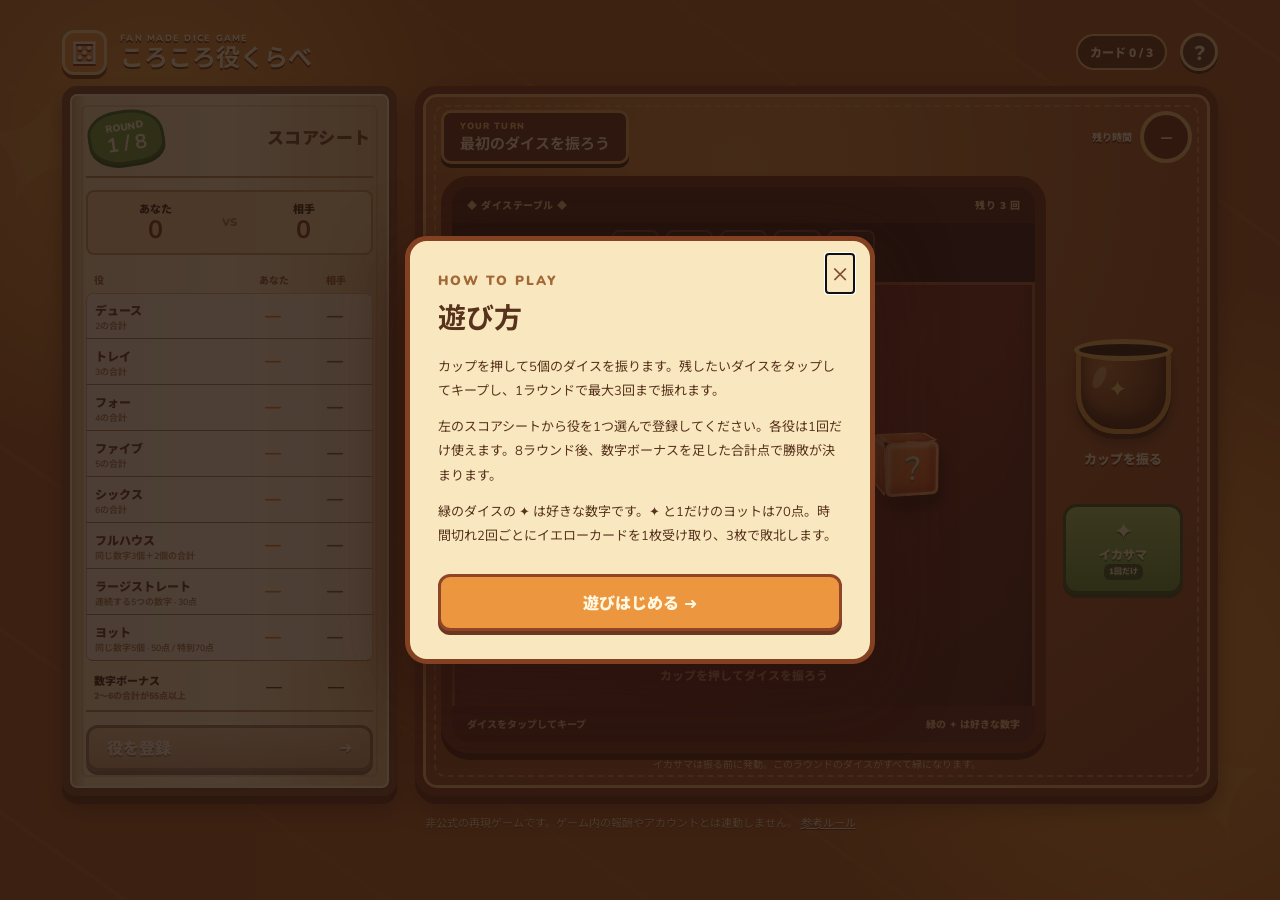
<file: trick-dice/index.html>
<!doctype html>
<html lang="ja">
<head>
  <meta charset="utf-8">
  <meta name="viewport" content="width=device-width, initial-scale=1, viewport-fit=cover">
  <meta name="theme-color" content="#8d4f24">
  <title>ころころ役くらべ | サイコロ対戦ゲーム</title>
  <link rel="stylesheet" href="style.css">
</head>
<body>
  <main class="game">
    <header class="topbar">
      <div class="brand"><span class="brand-die">⚄</span><div><small>FAN MADE DICE GAME</small><h1>ころころ役くらべ</h1></div></div>
      <div class="top-actions"><span id="yellow-cards" class="penalties">カード 0 / 3</span><button id="help-button" class="round-button" type="button" aria-label="遊び方を開く">？</button></div>
    </header>

    <div class="board">
      <section class="sheet" aria-label="スコアシート">
        <div class="sheet-top"><span class="round-seal">ROUND <strong id="round-number">1 / 8</strong></span><span class="sheet-title">スコアシート</span></div>
        <div class="scoreboard" aria-label="対戦スコア"><div>あなた <strong id="player-total">0</strong></div><span>VS</span><div>相手 <strong id="cpu-total">0</strong></div></div>
        <div class="sheet-head"><span>役</span><span>あなた</span><span>相手</span></div>
        <div id="score-rows"></div>
        <div class="bonus-row"><span>数字ボーナス<small>2〜6の合計が55点以上</small></span><strong id="player-bonus">—</strong><strong id="cpu-bonus">—</strong></div>
        <button id="register-button" class="register-button" type="button" disabled><span>役を登録</span><b>➜</b></button>
      </section>

      <section class="arena" aria-label="ダイスを振る">
        <div class="arena-top"><div class="turn-plaque"><small>YOUR TURN</small><strong id="turn-title">最初のダイスを振ろう</strong></div><div class="timer-badge"><small>残り時間</small><strong id="timer">–</strong></div></div>
        <div class="play-row"><div class="table-area">
          <div class="table-heading"><span>◆ ダイステーブル ◆</span><span id="roll-count">残り 3 回</span></div>
          <div id="kept-dice" class="kept-dice" aria-label="キープしたダイス"></div>
          <div class="play-floor"><div id="dice" class="dice-row" aria-label="5個のダイス"></div><div id="role-burst" class="role-burst" aria-live="polite"></div></div>
          <p id="status" class="status" aria-live="polite">カップを押してダイスを振ろう</p>
          <div class="table-bottom"><span>ダイスをタップしてキープ</span><span>緑の ✦ は好きな数字</span></div>
        </div>
        <div class="control-area"><button id="roll-button" class="dice-cup" type="button" aria-label="ダイスを振る"><span class="cup-body"><span class="cup-rim"></span><span class="cup-shine"></span><span class="cup-star">✦</span></span><span class="cup-label">カップを振る</span></button><button id="chance-button" class="chance-button" type="button"><span class="chance-icon">✦</span><span>イカサマ</span><small>1回だけ</small></button></div></div>
        <div class="arena-note">イカサマは振る前に発動。このラウンドのダイスがすべて緑になります。</div>
      </section>
    </div>
    <footer>非公式の再現ゲームです。ゲーム内の報酬やアカウントとは連動しません。 <a href="https://gamewith.jp/trickcal/576686" target="_blank" rel="noopener noreferrer">参考ルール</a></footer>
  </main>

  <div id="screen-flash" class="screen-flash" aria-hidden="true"></div>
  <div id="celebration" class="celebration" aria-live="assertive"><div class="celebration-inner"><small id="celebration-kicker"></small><strong id="celebration-title"></strong><span id="celebration-score"></span></div></div>
  <div id="particles" class="particles" aria-hidden="true"></div>

  <dialog id="help-dialog"><div class="dialog-content"><button id="close-help" class="dialog-close" type="button" aria-label="閉じる">×</button><small>HOW TO PLAY</small><h2>遊び方</h2><p>カップを押して5個のダイスを振ります。残したいダイスをタップしてキープし、1ラウンドで最大3回まで振れます。</p><p>左のスコアシートから役を1つ選んで登録してください。各役は1回だけ使えます。8ラウンド後、数字ボーナスを足した合計点で勝敗が決まります。</p><p>緑のダイスの ✦ は好きな数字です。✦ と1だけのヨットは70点。時間切れ2回ごとにイエローカードを1枚受け取り、3枚で敗北します。</p><button id="start-button" class="dialog-action" type="button">遊びはじめる ➜</button></div></dialog>
  <dialog id="result-dialog"><div class="dialog-content result-content"><small>GAME OVER</small><div id="result-icon" class="result-icon">✦</div><h2 id="result-title"></h2><p id="result-detail"></p><button id="again-button" class="dialog-action" type="button">もう一度遊ぶ ➜</button></div></dialog>
  <script src="game.js"></script>
</body>
</html>
</file>
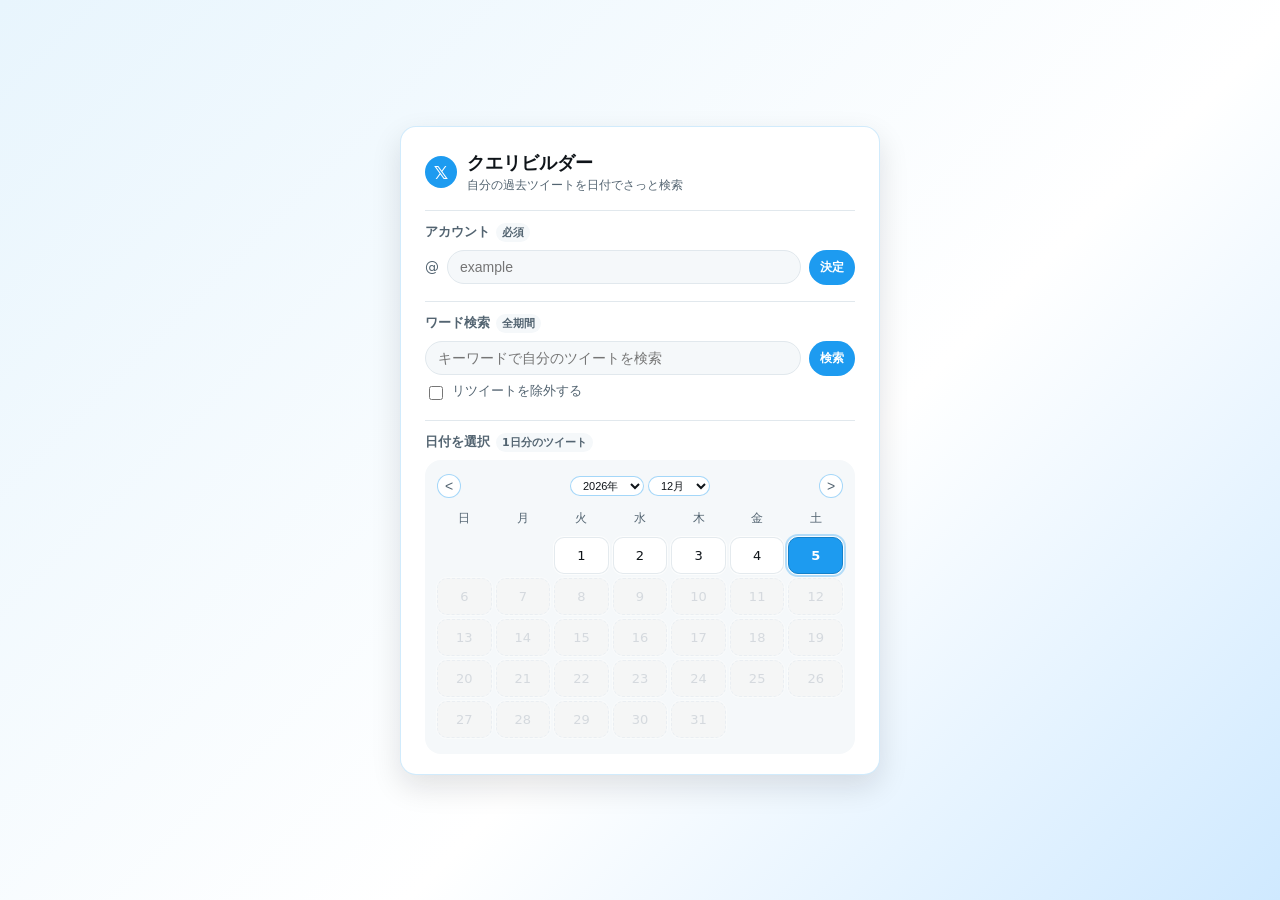
<file: xquery/index.html>
<!DOCTYPE html>
<html lang="ja">
<head>
  <meta charset="UTF-8">
  <title>クエリビルダー</title>
  <meta name="viewport" content="width=device-width, initial-scale=1">
  <style>
    :root {
      --twitter-blue: #1d9bf0;
      --twitter-blue-dark: #1580c8;
      --twitter-bg: #ffffff;
      --twitter-bg-alt: #f5f8fa;
      --twitter-text: #0f1419;
      --twitter-border: #e1e8ed;
      --error: #f4212e;
    }

    * {
      box-sizing: border-box;
    }

    body {
      margin: 0;
      font-family: system-ui, -apple-system, BlinkMacSystemFont, "Segoe UI",
        sans-serif;
      background: linear-gradient(135deg, #e8f5fd 0%, #ffffff 60%, #cfe9ff 100%);
      color: var(--twitter-text);
      min-height: 100vh;
      display: flex;
      align-items: center;
      justify-content: center;
      padding: 16px;
    }

    .app {
      background-color: var(--twitter-bg);
      border-radius: 16px;
      box-shadow: 0 12px 30px rgba(15, 20, 25, 0.12);
      max-width: 480px;
      width: 100%;
      padding: 24px 24px 20px;
      border: 1px solid rgba(29, 155, 240, 0.2);
    }

    .header {
      display: flex;
      align-items: center;
      gap: 10px;
      margin-bottom: 16px;
    }

    .logo-circle {
      width: 32px;
      height: 32px;
      border-radius: 999px;
      background: var(--twitter-blue);
      display: flex;
      align-items: center;
      justify-content: center;
      color: white;
      font-weight: 700;
      font-size: 18px;
    }

    .title-group {
      display: flex;
      flex-direction: column;
      gap: 2px;
    }

    .title {
      font-size: 18px;
      font-weight: 700;
    }

    .subtitle {
      font-size: 12px;
      color: #536471;
    }

    .section {
      margin-top: 16px;
      padding-top: 12px;
      border-top: 1px solid var(--twitter-border);
    }

    .section-title {
      font-size: 13px;
      font-weight: 600;
      color: #536471;
      margin-bottom: 8px;
      display: flex;
      align-items: center;
      gap: 6px;
    }

    .section-title-badge {
      font-size: 11px;
      padding: 2px 6px;
      border-radius: 999px;
      background-color: var(--twitter-bg-alt);
      color: #536471;
    }

    label {
      display: block;
      font-size: 13px;
      font-weight: 500;
      margin-bottom: 4px;
    }

    .input-row {
      display: flex;
      gap: 8px;
      align-items: center;
    }

    input[type="text"],
    input[type="date"] {
      border-radius: 999px;
      border: 1px solid var(--twitter-border);
      padding: 8px 12px;
      font-size: 14px;
      outline: none;
      width: 100%;
      background-color: var(--twitter-bg-alt);
      transition: border-color 0.15s ease, box-shadow 0.15s ease,
        background-color 0.15s ease;
    }

    input[type="text"]:focus,
    input[type="date"]:focus {
      border-color: var(--twitter-blue);
      box-shadow: 0 0 0 1px rgba(29, 155, 240, 0.3);
      background-color: #ffffff;
    }

    .account-prefix {
      font-size: 14px;
      color: #536471;
    }

    .account-confirm-btn {
      margin-left: auto;
      padding-inline: 10px;
      font-size: 12px;
    }

    .helper {
      font-size: 11px;
      color: #536471;
      margin-top: 4px;
    }

    .error {
      font-size: 12px;
      color: var(--error);
      margin-top: 4px;
    }

    .word-search-row {
      display: flex;
      gap: 8px;
      align-items: center;
      margin-top: 8px;
    }

    .word-search-input {
      flex: 1;
    }

    .rt-filter-row {
      margin-top: 6px;
      font-size: 12px;
      color: #536471;
      display: flex;
      align-items: center;
      gap: 6px;
    }

    .rt-filter-row input[type="checkbox"] {
      width: 14px;
      height: 14px;
      accent-color: var(--twitter-blue);
      cursor: pointer;
    }

    .btn {
      border-radius: 999px;
      border: none;
      padding: 8px 14px;
      font-size: 14px;
      font-weight: 600;
      cursor: pointer;
      display: inline-flex;
      align-items: center;
      justify-content: center;
      gap: 6px;
      transition: background-color 0.15s ease, box-shadow 0.15s ease,
        transform 0.08s ease;
      white-space: nowrap;
    }

    .btn-primary {
      background-color: var(--twitter-blue);
      color: white;
    }

    .btn-primary:hover {
      background-color: var(--twitter-blue-dark);
      box-shadow: 0 0 0 1px rgba(29, 155, 240, 0.4),
        0 8px 18px rgba(15, 20, 25, 0.18);
      transform: translateY(-1px);
    }

    .btn-primary:active {
      transform: translateY(0);
      box-shadow: 0 0 0 1px rgba(29, 155, 240, 0.4),
        0 3px 8px rgba(15, 20, 25, 0.24);
    }

    .btn-secondary {
      background-color: var(--twitter-blue);
      color: #ffffff;
      border: 1px solid rgba(29, 155, 240, 0.4);
      padding-inline: 10px;
      font-size: 12px;
    }

    .btn-secondary:hover {
      background-color: var(--twitter-blue-dark);
    }

    .hint {
      font-size: 11px;
      color: #536471;
      text-align: right;
    }

    .calendar-wrapper {
      margin-top: 8px;
      padding: 14px 12px 16px;
      border-radius: 16px;
      background-color: var(--twitter-bg-alt);
    }

    .calendar-header {
      display: flex;
      align-items: center;
      justify-content: space-between;
      margin-bottom: 6px;
    }

    .calendar-month-label {
      font-size: 13px;
      font-weight: 600;
      display: flex;
      align-items: center;
      gap: 4px;
    }

    .calendar-select {
      border-radius: 999px;
      border: 1px solid rgba(29, 155, 240, 0.4);
      background-color: #ffffff;
      font-size: 11px;
      padding: 2px 8px;
      color: #0f1419;
      outline: none;
      max-width: 90px;
    }

    .calendar-select:focus {
      border-color: var(--twitter-blue);
      box-shadow: 0 0 0 1px rgba(29, 155, 240, 0.3);
    }

    .calendar-nav-btn {
      border-radius: 999px;
      border: 1px solid rgba(29, 155, 240, 0.4);
      background-color: #ffffff;
      color: #536471;
      width: 24px;
      height: 24px;
      display: inline-flex;
      align-items: center;
      justify-content: center;
      font-size: 14px;
      cursor: pointer;
      padding: 0;
      transition: background-color 0.15s ease, border-color 0.15s ease;
    }

    .calendar-nav-btn:hover {
      background-color: rgba(29, 155, 240, 0.06);
      border-color: var(--twitter-blue);
    }

    .calendar-grid {
      display: grid;
      grid-template-columns: repeat(7, minmax(0, 1fr));
      gap: 4px;
      font-size: 12px;
      user-select: none;
      margin-top: 4px;
    }

    .calendar-weekday {
      text-align: center;
      color: #536471;
      padding: 6px 0;
      font-weight: 500;
    }

    .calendar-day {
      text-align: center;
      padding: 10px 0;
      border-radius: 10px;
      cursor: pointer;
      font-size: 13px;
      color: #0f1419;
      background-color: #ffffff;
      border: 1px solid rgba(225, 232, 237, 0.9);
      box-shadow: 0 0 0 1px rgba(255, 255, 255, 0.7);
      transition: background-color 0.12s ease, border-color 0.12s ease,
        box-shadow 0.12s ease, transform 0.06s ease;
    }

    .calendar-day:hover {
      background-color: rgba(29, 155, 240, 0.06);
      border-color: rgba(29, 155, 240, 0.5);
      box-shadow: 0 0 0 1px rgba(29, 155, 240, 0.2);
      transform: translateY(-1px);
    }

    .calendar-day--empty {
      cursor: default;
      background-color: transparent;
      border: none;
      box-shadow: none;
    }

    .calendar-day--disabled {
      color: #c0c6cc;
      cursor: default;
      opacity: 0.6;
      background-color: #f5f5f5;
      border-style: dashed;
    }

    .calendar-day--disabled:hover {
      transform: none;
      border-color: rgba(225, 232, 237, 0.9);
      box-shadow: none;
      background-color: #f5f5f5;
    }

    .calendar-day--selected {
      background-color: var(--twitter-blue);
      color: #ffffff;
      font-weight: 600;
      border-color: var(--twitter-blue-dark);
      box-shadow: 0 0 0 1px rgba(255, 255, 255, 0.9),
        0 0 0 3px rgba(29, 155, 240, 0.3);
      transform: translateY(0);
    }

    .calendar-day--today:not(.calendar-day--selected) {
      border-color: rgba(29, 155, 240, 0.8);
      box-shadow: 0 0 0 1px rgba(29, 155, 240, 0.4);
      font-weight: 600;
    }

    @media (max-width: 480px) {
      .app {
        padding: 18px 16px 16px;
        border-radius: 0.75rem;
      }
      .title {
        font-size: 16px;
      }
      .subtitle {
        font-size: 11px;
      }
      .actions {
        flex-direction: column;
        align-items: stretch;
      }
    }
  </style>
</head>
<body>
  <div class="app" id="app">
    <header class="header">
      <div class="logo-circle">𝕏</div>
      <div class="title-group">
        <div class="title">クエリビルダー</div>
        <div class="subtitle">自分の過去ツイートを日付でさっと検索</div>
      </div>
    </header>

    <section class="section" id="account-section">
      <div class="section-title">
        アカウント
        <span class="section-title-badge">必須</span>
      </div>
      <div class="input-row">
        <span class="account-prefix">@</span>
        <input
          type="text"
          id="account-input"
          placeholder="example"
          autocomplete="off"
        />
        <button
          type="button"
          class="btn btn-secondary account-confirm-btn"
          id="account-apply-button"
        >
          決定
        </button>
      </div>
      <div class="error" id="account-error" style="display: none">
        ユーザー名を入力してください。
      </div>
    </section>

    <section class="section">
      <div class="section-title">
        ワード検索
        <span class="section-title-badge">全期間</span>
      </div>
      <div class="word-search-row">
        <input
          type="text"
          id="word-input"
          class="word-search-input"
          placeholder="キーワードで自分のツイートを検索"
          autocomplete="off"
        />
        <button class="btn btn-secondary" type="button" id="word-search-button">
          検索
        </button>
      </div>
      <div class="error" id="word-error" style="display: none">
        アカウントとキーワードを入力してください。
      </div>
      <div class="rt-filter-row">
        <input type="checkbox" id="exclude-rt-checkbox" />
        <label for="exclude-rt-checkbox">リツイートを除外する</label>
      </div>
    </section>

    <section class="section">
      <div class="section-title">
        日付を選択
        <span class="section-title-badge">1日分のツイート</span>
      </div>
      <!-- 実際の値保持用。UI は下のカレンダーで操作 -->
      <input type="date" id="date-input" style="position: absolute; left: -9999px" />
      <div class="calendar-wrapper" id="calendar"></div>
      <div class="error" id="date-error" style="display: none">
        日付を選択してください。
      </div>
    </section>
  </div>

  <script>
    (function () {
      /**
       * 指定日付文字列 (YYYY-MM-DD) の翌日を YYYY-MM-DD で返す
       */
      function getNextDateString(dateStr) {
        const [y, m, d] = dateStr.split("-").map(Number);
        const date = new Date(Date.UTC(y, m - 1, d));
        date.setUTCDate(date.getUTCDate() + 1);
        const ny = date.getUTCFullYear();
        const nm = String(date.getUTCMonth() + 1).padStart(2, "0");
        const nd = String(date.getUTCDate()).padStart(2, "0");
        return ny + "-" + nm + "-" + nd;
      }

      /**
       * URL のクエリストリングから account パラメータを取得
       */
      function getAccountFromQuery() {
        const params = new URLSearchParams(window.location.search);
        const account = params.get("account") || params.get("user") || "";
        return account.replace(/^@/, "").trim();
      }

      /**
       * account をクエリストリングに反映（history API で書き換え）
       */
      function applyAccountToUrl(account) {
        const url = new URL(window.location.href);
        if (account) {
          url.searchParams.set("account", account);
        } else {
          url.searchParams.delete("account");
        }
        window.history.replaceState(null, "", url.toString());
      }

      /**
       * エラー表示の制御
       */
      function showError(id, show) {
        var el = document.getElementById(id);
        if (!el) return;
        el.style.display = show ? "block" : "none";
      }

      function hideAllErrors() {
        showError("account-error", false);
        showError("date-error", false);
        showError("word-error", false);
      }

      /**
       * カレンダーUIの描画
       */
      function renderCalendar(year, month, selectedDateStr) {
        var calendarEl = document.getElementById("calendar");
        var dateInput = document.getElementById("date-input");
        if (!calendarEl) return;

        // month: 0-11
        var firstDay = new Date(year, month, 1);
        var startWeekday = firstDay.getDay(); // 0:日〜6:土
        var daysInMonth = new Date(year, month + 1, 0).getDate();

        var today = new Date();
        var todayY = today.getFullYear();
        var todayM = today.getMonth();
        var todayD = today.getDate();

        var html = "";
        html += '<div class="calendar-header">';
        html +=
          '<button type="button" class="calendar-nav-btn" data-cal-nav="-1" aria-label="前の月">&lt;</button>';
        html += '<div class="calendar-month-label">';

        // 年セレクト（2006年〜今年）
        var startYear = 2006;
        html +=
          '<select class="calendar-select" id="calendar-year-select">';
        for (var yy = startYear; yy <= todayY; yy++) {
          html +=
            '<option value="' +
            yy +
            '"' +
            (yy === year ? " selected" : "") +
            ">" +
            yy +
            "年</option>";
        }
        html += "</select>";

        // 月セレクト
        html +=
          '<select class="calendar-select" id="calendar-month-select">';
        for (var mmIdx = 0; mmIdx < 12; mmIdx++) {
          var label = mmIdx + 1 + "月";
          html +=
            '<option value="' +
            (mmIdx + 1) +
            '"' +
            (mmIdx === month ? " selected" : "") +
            ">" +
            label +
            "</option>";
        }
        html += "</select>";

        html += "</div>"; // calendar-month-label
        html +=
          '<button type="button" class="calendar-nav-btn" data-cal-nav="1" aria-label="次の月">&gt;</button>';
        html += "</div>";

        html += '<div class="calendar-grid">';
        var weekdays = ["日", "月", "火", "水", "木", "金", "土"];
        for (var i = 0; i < 7; i++) {
          html +=
            '<div class="calendar-weekday">' + weekdays[i] + "</div>";
        }

        // 前に空白セル
        for (var j = 0; j < startWeekday; j++) {
          html +=
            '<div class="calendar-day calendar-day--empty" data-day=""></div>';
        }

        var selectedY = null;
        var selectedM = null;
        var selectedD = null;
        if (selectedDateStr) {
          var parts = selectedDateStr.split("-");
          if (parts.length === 3) {
            selectedY = Number(parts[0]);
            selectedM = Number(parts[1]) - 1;
            selectedD = Number(parts[2]);
          }
        }

        for (var day = 1; day <= daysInMonth; day++) {
          var yyyy = year;
          var mm = String(month + 1).padStart(2, "0");
          var dd = String(day).padStart(2, "0");
          var dateStr = yyyy + "-" + mm + "-" + dd;

          var cls = "calendar-day";
          var isToday =
            year === todayY && month === todayM && day === todayD;
          var isSelected =
            year === selectedY && month === selectedM && day === selectedD;

          // 未来日判定（今日より後は無効）
          var thisDate = new Date(yyyy, month, day);
          var todayDate = new Date(todayY, todayM, todayD);
          var isFuture = thisDate.getTime() > todayDate.getTime();

          if (isToday) cls += " calendar-day--today";
          if (isSelected) cls += " calendar-day--selected";
          if (isFuture) cls += " calendar-day--disabled";

          html +=
            '<div class="' +
            cls +
            '" data-day="' +
            (isFuture ? "" : dateStr) +
            '">' +
            day +
            "</div>";
        }

        html += "</div>"; // calendar-grid

        calendarEl.innerHTML = html;

        // イベント付与
        var yearSelect = calendarEl.querySelector("#calendar-year-select");
        var monthSelect = calendarEl.querySelector("#calendar-month-select");
        if (yearSelect && monthSelect) {
          yearSelect.addEventListener("change", function () {
            var newYear = Number(yearSelect.value);
            var newMonth = Number(monthSelect.value) - 1;
            renderCalendar(newYear, newMonth, dateInput.value);
          });
          monthSelect.addEventListener("change", function () {
            var newYear = Number(yearSelect.value);
            var newMonth = Number(monthSelect.value) - 1;
            renderCalendar(newYear, newMonth, dateInput.value);
          });
        }

        var navButtons = calendarEl.querySelectorAll(
          ".calendar-nav-btn"
        );
        navButtons.forEach(function (btn) {
          btn.addEventListener("click", function () {
            var delta = Number(btn.getAttribute("data-cal-nav"));
            var newMonth = month + delta;
            var newYear = year;
            if (newMonth < 0) {
              newMonth = 11;
              newYear--;
            } else if (newMonth > 11) {
              newMonth = 0;
              newYear++;
            }
            // dateInput.value は維持しつつ表示月だけ変更
            renderCalendar(newYear, newMonth, dateInput.value);
          });
        });

        var dayCells = calendarEl.querySelectorAll(".calendar-day");
        dayCells.forEach(function (cell) {
          var d = cell.getAttribute("data-day");
          if (!d) return;
          cell.addEventListener("click", function () {
            dateInput.value = d;
            showError("date-error", false);
            // 再描画して選択表示
            renderCalendar(year, month, d);
            // 日付が選ばれたら即 X 検索を開く
            openDateSearchOnX(d);
          });
        });
      }

      /**
       * 日付指定の X (Twitter) 検索ページを開く（1日分）
       */
      function openDateSearchOnX(date) {
        var accountInput = document.getElementById("account-input");
        var wordInput = document.getElementById("word-input");
        var excludeRtCheckbox = document.getElementById("exclude-rt-checkbox");
        var account = (accountInput.value || "").trim();
        var word = (wordInput && wordInput.value) ? wordInput.value.trim() : "";

        var hasError = false;

        if (!account) {
          showError("account-error", true);
          hasError = true;
        } else {
          showError("account-error", false);
        }

        if (!date) {
          showError("date-error", true);
          hasError = true;
        } else {
          showError("date-error", false);
        }

        if (hasError) {
          return;
        }

        // 先頭 @ 除去
        account = account.replace(/^@/, "").trim();
        if (!account) {
          showError("account-error", true);
          return;
        }

        var nextDate = getNextDateString(date);
        var rawQuery =
          "from:" + account + " since:" + date + " until:" + nextDate;

        // キーワードがあれば付与（ハッシュタグ含めそのまま）
        if (word) {
          rawQuery += " " + word;
        }

        // RT の扱い：デフォルトは含める
        if (excludeRtCheckbox && excludeRtCheckbox.checked) {
          // 明示的に RT を除外
          rawQuery += " -is:retweet";
        } else {
          // ブラウザ検索では RT が除外されがちなので、含めることを明示
          rawQuery += " include:nativeretweets";
        }

        var url =
          "https://x.com/search?q=" +
          encodeURIComponent(rawQuery) +
          "&src=typed_query&f=live";

        window.open(url, "_blank", "noopener,noreferrer");
      }

      /**
       * ワード検索（全期間）
       */
      function openWordSearchOnX() {
        var accountInput = document.getElementById("account-input");
        var wordInput = document.getElementById("word-input");
        var excludeRtCheckbox = document.getElementById("exclude-rt-checkbox");

        var account = (accountInput.value || "").trim();
        var word = (wordInput.value || "").trim();

        var hasError = false;

        if (!account) {
          showError("account-error", true);
          hasError = true;
        } else {
          showError("account-error", false);
        }

        if (!word) {
          showError("word-error", true);
          hasError = true;
        } else {
          showError("word-error", false);
        }

        if (hasError) {
          return;
        }

        // 先頭 @ 除去
        account = account.replace(/^@/, "").trim();
        if (!account) {
          showError("account-error", true);
          return;
        }

        // from:account とキーワードを組み合わせ（全期間）
        var rawQuery = "from:" + account + " " + word;

        // RT の扱い：デフォルトは含める
        if (excludeRtCheckbox && excludeRtCheckbox.checked) {
          // 明示的に RT を除外
          rawQuery += " -is:retweet";
        } else {
          // RT も含めて検索
          rawQuery += " include:nativeretweets";
        }

        var url =
          "https://x.com/search?q=" +
          encodeURIComponent(rawQuery) +
          "&src=typed_query&f=live";

        window.open(url, "_blank", "noopener,noreferrer");
      }

      /**
       * 初期化
       */
      function init() {
        var accountInput = document.getElementById("account-input");
        var accountSection = document.getElementById("account-section");
        var dateInput = document.getElementById("date-input");
        var accountApplyButton =
          document.getElementById("account-apply-button");
        var wordInput = document.getElementById("word-input");
        var wordSearchButton =
          document.getElementById("word-search-button");
        var excludeRtCheckbox =
          document.getElementById("exclude-rt-checkbox");

        // クエリストリングから account を反映
        var accountFromQuery = getAccountFromQuery();
        if (accountFromQuery) {
          accountInput.value = accountFromQuery;
          // 自分専用利用を想定して、アカウント欄を少し控えめ表示（でも編集はできる）
          accountSection.style.opacity = "0.85";
        }

        // 起動時は常に「RTを除外」はオフにする（デフォルトはRT含む）
        if (excludeRtCheckbox) {
          excludeRtCheckbox.checked = false;
        }

        // デフォルトの日付を今日にしておく（任意）
        var today = new Date();
        var yyyy = today.getFullYear();
        var mm = String(today.getMonth() + 1).padStart(2, "0");
        var dd = String(today.getDate()).padStart(2, "0");
        dateInput.value = yyyy + "-" + mm + "-" + dd;

        // カレンダー初期表示（今日の年月）
        renderCalendar(today.getFullYear(), today.getMonth(), dateInput.value);

        accountInput.addEventListener("input", function () {
          showError("account-error", false);
        });

        accountInput.addEventListener("blur", function () {
          var account = (accountInput.value || "").replace(/^@/, "").trim();
          if (accountInput.value !== account) {
            accountInput.value = account;
          }
        });

        if (accountApplyButton) {
          accountApplyButton.addEventListener("click", function () {
            var account = (accountInput.value || "")
              .replace(/^@/, "")
              .trim();
            if (!account) {
              showError("account-error", true);
              return;
            }
            showError("account-error", false);
            accountInput.value = account;
            applyAccountToUrl(account);
          });
        }

        if (wordSearchButton) {
          wordSearchButton.addEventListener("click", function () {
            openWordSearchOnX();
          });
        }

        if (wordInput) {
          wordInput.addEventListener("keydown", function (e) {
            if (e.key === "Enter") {
              openWordSearchOnX();
            }
          });
        }
      }

      if (document.readyState === "loading") {
        document.addEventListener("DOMContentLoaded", init);
      } else {
        init();
      }
    })();
  </script>
</body>
</html>
</file>
<file: trick-dice/style.css>
@import url('https://fonts.googleapis.com/css2?family=Nunito:wght@700;800;900&family=Noto+Sans+JP:wght@400;600;700;800;900&display=swap');
:root{font-family:'Nunito','Noto Sans JP',sans-serif;color:#3c2418;background:#a85e2c;font-synthesis:none}
*{box-sizing:border-box}
body{margin:0;min-height:100vh;background:radial-gradient(circle at 12% 15%,#df9b43 0 5%,transparent 24%),radial-gradient(circle at 90% 75%,#df8e32 0 8%,transparent 30%),repeating-linear-gradient(35deg,#ad602b 0 70px,#b5682c 70px 74px,#ad602b 74px 150px);overflow-x:hidden}
body::before,body::after{content:'✦';position:fixed;font-size:160px;color:#ffd47b22;pointer-events:none;z-index:0}
body::before{top:5%;left:-35px;transform:rotate(20deg)}body::after{right:0;bottom:0;transform:rotate(-20deg)}
button{font:inherit;cursor:pointer}button:disabled{cursor:not-allowed}
.game{position:relative;z-index:1;width:min(100%,1200px);margin:auto;padding:18px 22px 28px}
.topbar{height:68px;display:flex;align-items:center;justify-content:space-between;gap:15px;color:#fff4cb;text-shadow:0 2px 0 #6d3118}
.brand,.top-actions{display:flex;align-items:center;gap:13px}.brand-die{display:grid;place-items:center;width:45px;height:45px;background:#ec9b45;border:3px solid #fae0a0;border-radius:12px;box-shadow:0 4px 0 #713717;font-size:31px;color:#fff8dc}
.brand small{display:block;font-size:9px;letter-spacing:.14em;font-weight:900}.brand h1{margin:0;font-size:24px;line-height:1.2;white-space:nowrap}.round-button{width:38px;height:38px;border-radius:50%;border:3px solid #f8d994;background:#5d3b24;color:#fff4cc;font-size:19px;font-weight:900;box-shadow:0 3px 0 #4c2814}.penalties{display:inline-block;background:#643719;padding:7px 12px;border:2px solid #efc36c;border-radius:30px;font-size:12px;font-weight:900}
.board{display:grid;grid-template-columns:minmax(270px,335px) minmax(0,1fr);gap:18px;align-items:stretch;min-height:620px}
.sheet{position:relative;padding:13px 16px 17px;background:linear-gradient(90deg,#d3a66c 0,#f7e5bb 5%,#fff1cc 50%,#e4bf86 100%);border:8px solid #7f462a;border-radius:15px;box-shadow:0 8px 0 #5e301c,0 13px 20px #47200e88,inset 0 0 0 2px #fff2d1;min-width:0}
.sheet::before{content:'';position:absolute;inset:11px;border:2px solid #b5814d45;border-radius:6px;pointer-events:none}
.sheet-top{display:flex;align-items:center;justify-content:space-between;gap:5px;position:relative;z-index:1;padding:3px 2px 12px;border-bottom:2px solid #b88b55}
.round-seal{display:flex;flex-direction:column;justify-content:center;width:76px;height:54px;background:#67a84b;color:#fff8d5;border-radius:40% 48% 35% 44%;border:3px solid #346e2f;box-shadow:0 3px 0 #286127;text-align:center;font-size:10px;font-weight:900;transform:rotate(-9deg)}.round-seal strong{font-size:20px;line-height:1}
.sheet-title{font-size:17px;font-weight:900;color:#74462a;letter-spacing:.03em}.scoreboard{display:grid;grid-template-columns:1fr auto 1fr;gap:4px;align-items:center;margin:12px 0;padding:8px 5px;background:#f4d5a1;border:2px solid #c89a5d;border-radius:8px;font-size:11px;font-weight:900;text-align:center}.scoreboard strong{display:block;font-size:25px;line-height:1.1;color:#7e3924}.scoreboard>span{color:#b17743;font-size:11px}
.sheet-head,.score-row,.bonus-row{display:grid;grid-template-columns:minmax(0,1fr) 58px 58px;gap:4px;align-items:center}.sheet-head{padding:5px 8px;color:#9a673f;font-size:10px;font-weight:900}.sheet-head span:not(:first-child){text-align:center}
.score-row{width:100%;min-height:46px;padding:4px 8px;background:#fff9e7a6;border:1px solid #d9b58a;border-bottom-color:#ad805a;color:#61391e;text-align:left;position:relative;z-index:1}.score-row+ .score-row{border-top:0}.score-row:first-child{border-radius:7px 7px 0 0}.score-row:last-child{border-radius:0 0 7px 7px}.score-row:hover:not(:disabled){background:#ffe8af}.score-row.selected{background:#ffe39a;box-shadow:inset 0 0 0 2px #e68036;z-index:2;animation:chosen .35s ease}.score-row.filled-row{background:#f4dcb5}.score-row .name{font-size:12px;font-weight:900}.score-row .hint{display:block;color:#ab815b;font-size:9px;font-weight:700;line-height:1.2}.score-row .value{text-align:center;font-size:16px;font-weight:900;color:#e48129}.score-row .filled{color:#934221}.score-row .cpu-value{color:#8a5d45}.score-row .role-mark{position:absolute;right:125px;top:9px;color:#e47f34;font-size:17px;animation:mark .5s ease}
.bonus-row{position:relative;z-index:1;padding:11px 8px 8px;border-bottom:2px solid #b88b55;font-size:11px;font-weight:900}.bonus-row small{display:block;font-size:9px;color:#aa7f57}.bonus-row strong{text-align:center;font-size:16px}.register-button{position:relative;z-index:1;width:100%;height:46px;margin-top:13px;padding:0 18px;display:flex;justify-content:space-between;align-items:center;border:3px solid #8d4022;border-radius:12px;background:linear-gradient(#f9bb58,#e9812f);color:#fff8d8;font-size:16px;font-weight:900;text-shadow:0 2px #984523;box-shadow:0 4px 0 #6a321a}.register-button:not(:disabled):hover{filter:brightness(1.08);transform:translateY(-2px)}.register-button:disabled{filter:grayscale(.55);opacity:.65}
.arena{display:flex;flex-direction:column;min-width:0;position:relative;padding:16px 18px 16px;border:8px solid #7c3b20;border-radius:22px;background:radial-gradient(circle at 40% 10%,#d59146,#a85b2e 62%,#8c4525);box-shadow:0 8px 0 #592a19,0 13px 22px #4b210e88,inset 0 0 0 3px #eeb76f}
.arena::before{content:'';position:absolute;inset:11px;border:2px dashed #e9ae6590;border-radius:11px;pointer-events:none}.arena-top{position:relative;z-index:1;display:flex;align-items:center;justify-content:space-between;gap:10px;padding:0 0 12px}.turn-plaque{min-width:0;background:#5e2d1b;border:3px solid #e6aa59;box-shadow:0 4px 0 #3f1c11;border-radius:10px;padding:7px 16px;color:#fff1c9}.turn-plaque small{display:block;color:#ffbd6d;font-size:9px;font-weight:900;letter-spacing:.12em}.turn-plaque strong{display:block;font-size:15px;white-space:nowrap;overflow:hidden;text-overflow:ellipsis}.timer-badge{display:flex;align-items:center;gap:8px;color:#fff4cf;font-weight:900;text-shadow:0 2px #672b16}.timer-badge small{font-size:10px}.timer-badge strong{display:grid;place-items:center;width:52px;height:52px;border:4px solid #f5c775;border-radius:50%;background:#6c321d;font-size:22px}.timer-badge strong.urgent{background:#bd4330;animation:pulse .8s infinite alternate}
.table-area{position:relative;z-index:1;display:flex;flex-direction:column;flex:1;min-height:445px;border:11px solid #6d321f;border-radius:28px;background:linear-gradient(145deg,#4c241e,#7a3025 50%,#411c17);box-shadow:0 7px 0 #452015,inset 0 0 0 3px #a35c3a,inset 0 18px 25px #220e0e88;color:#fce3b8;overflow:hidden}.table-area::before{content:'✦';position:absolute;top:110px;left:50%;transform:translateX(-50%) rotate(17deg);font-size:150px;color:#df8d4830;pointer-events:none}.table-heading,.table-bottom{position:relative;z-index:2;display:flex;justify-content:space-between;gap:7px;padding:10px 15px;background:#4c201a;color:#f7cd91;font-size:10px;font-weight:900;letter-spacing:.05em}.table-bottom{background:#5d281e;letter-spacing:0;color:#eabf8e}.kept-dice{position:relative;z-index:2;display:flex;justify-content:center;gap:6px;min-height:48px;padding:4px 8px;background:#2d1416;border-bottom:3px solid #a45c3c}.keep-slot{display:grid;place-items:center;width:39px;height:36px;border:2px solid #76433b;border-radius:6px;background:#381c1d;font-size:22px;color:#f1d9b4}.keep-slot.occupied{background:#e47d37;border-color:#ffc074;color:#fff7e7}.keep-slot.green{background:#4ea55a;border-color:#b5e798}
.play-floor{position:relative;display:grid;place-items:center;flex:1;min-height:240px;perspective:600px}.dice-row{position:relative;z-index:3;display:flex;justify-content:center;align-items:center;flex-wrap:wrap;gap:clamp(5px,1.1vw,12px);width:100%;padding:15px 7px 20px}.die{position:relative;display:grid;place-items:center;width:clamp(51px,6.2vw,69px);height:clamp(57px,6.8vw,75px);padding:0;border:0;background:none;appearance:none;perspective:600px;filter:drop-shadow(5px 12px 4px #210a0a99)}.die::after{content:'';position:absolute;bottom:-10px;width:65%;height:10px;border-radius:50%;background:#210b0b80;filter:blur(4px)}.die.kept{transform:translateY(-13px);filter:drop-shadow(0 0 8px #fce38a)}.die.kept::before{content:'KEEP';position:absolute;z-index:6;top:-17px;padding:1px 5px;background:#8ac856;color:#274d21;border-radius:6px;font-size:9px;font-weight:900}.die:disabled{cursor:default}.cube{position:relative;width:53px;height:53px;transform-style:preserve-3d;transform:rotateX(var(--rx,0deg)) rotateY(var(--ry,0deg));transition:transform .2s ease}.face{position:absolute;inset:0;display:grid;grid-template-columns:repeat(3,1fr);grid-template-rows:repeat(3,1fr);place-items:center;padding:7px;border:3px solid #ffb578;border-radius:7px;background:linear-gradient(135deg,#ff9d4f,#d95729);box-shadow:inset -5px -6px 7px #9e39256e,inset 2px 2px 4px #ffe0a3;color:#fff8dc;backface-visibility:hidden}.die.green .face{border-color:#b9eaa4;background:linear-gradient(135deg,#8fd275,#3eaa62);box-shadow:inset -5px -6px 7px #2774408c,inset 2px 2px 4px #dcffd0}.face.front{transform:translateZ(26.5px)}.face.back{transform:rotateY(180deg) translateZ(26.5px)}.face.right{transform:rotateY(90deg) translateZ(26.5px)}.face.left{transform:rotateY(-90deg) translateZ(26.5px)}.face.top{transform:rotateX(90deg) translateZ(26.5px)}.face.bottom{transform:rotateX(-90deg) translateZ(26.5px)}.pip{width:7px;height:7px;border-radius:50%;background:currentColor;box-shadow:0 1px 1px #743019}.wild-symbol{font-size:32px;grid-column:1/4;grid-row:1/4;text-shadow:0 2px #368943}.die.rolling .cube{animation:toss .95s cubic-bezier(.12,.77,.22,1) both}.die.rolling{animation:die-bounce .95s ease both}.die.rolling::after{animation:shadow-bounce .95s ease both}
@keyframes toss{0%{transform:translateY(-115px) rotateX(calc(var(--rx) + 720deg)) rotateY(calc(var(--ry) + 900deg)) rotateZ(45deg)}65%{transform:translateY(8px) rotateX(calc(var(--rx) + 65deg)) rotateY(calc(var(--ry) + 45deg)) rotateZ(9deg)}83%{transform:translateY(-14px) rotateX(calc(var(--rx) + 13deg)) rotateY(calc(var(--ry) + 10deg))}100%{transform:translateY(0) rotateX(var(--rx)) rotateY(var(--ry))}}
@keyframes die-bounce{0%{translate:0 -20px}65%{translate:0 0}83%{translate:0 -8px}100%{translate:0 0}}
@keyframes shadow-bounce{0%{opacity:.1;scale:1.8}65%{opacity:1;scale:.8}100%{opacity:1;scale:1}}
.role-burst{position:absolute;z-index:4;top:15px;left:50%;transform:translateX(-50%);font-weight:900;font-size:clamp(17px,3vw,26px);white-space:nowrap;color:#ffdc75;text-shadow:0 3px #6d2615,0 0 15px #f8a638;pointer-events:none}.role-burst.show{animation:role-pop 1.7s ease both}@keyframes role-pop{0%{opacity:0;scale:.4;translate:0 25px}20%{opacity:1;scale:1.25}35%{scale:1}75%{opacity:1}100%{opacity:0;translate:0 -22px}}
.status{position:relative;z-index:2;text-align:center;min-height:34px;padding:7px 10px;color:#ffe0a5;font-size:12px;font-weight:800;line-height:1.5}.control-area{display:flex;align-items:center;justify-content:space-around;gap:12px;padding:14px 14px 0}.chance-button{display:flex;align-items:center;gap:8px;border:3px solid #375c29;border-radius:14px;background:linear-gradient(#a4d56e,#5f9f40);color:#fff9cc;padding:8px 12px;box-shadow:0 4px 0 #315421;text-shadow:0 2px #3d762f;font-size:12px;font-weight:900;line-height:1.2}.chance-button small{background:#365f2b;padding:3px 5px;border-radius:6px;font-size:9px}.chance-icon{font-size:23px}.chance-button:disabled{filter:grayscale(.7);opacity:.65}.dice-cup{position:relative;width:135px;height:100px;border:0;background:none;color:#fff3ce;flex:none}.cup-body{position:absolute;top:-8px;left:25px;width:85px;height:74px;border-radius:12px 12px 40px 40px;background:radial-gradient(circle at 28% 20%,#c77836,#6b371c 70%);border:5px solid #e6a348;box-shadow:inset 0 -9px 12px #432313,0 5px 0 #4c2715,0 9px 14px #3d1a0e99;transform-origin:50% 90%;transition:transform .2s}.cup-rim{position:absolute;top:-12px;left:-7px;width:89px;height:22px;border-radius:50%;border:5px solid #f3bd61;background:#281712}.cup-shine{position:absolute;top:15px;left:13px;width:11px;height:23px;border-radius:50%;background:#ffe09d77;transform:rotate(25deg)}.cup-star{position:absolute;top:23px;left:27px;font-size:23px;color:#f8d572}.cup-label{position:absolute;left:0;right:0;bottom:0;font-size:13px;font-weight:900;text-shadow:0 2px #5b2c1a}.dice-cup:hover:not(:disabled) .cup-body{transform:rotate(-10deg) translateY(-3px)}.dice-cup.shaking .cup-body{animation:cup-shake .85s ease}.dice-cup:disabled{opacity:.55}@keyframes cup-shake{0%,100%{transform:rotate(0)}20%,60%{transform:rotate(-19deg) translateY(-6px)}40%,80%{transform:rotate(17deg) translateY(-10px)}}.arena-note{margin:3px 6px 0;color:#f6cf95;font-size:10px;text-align:center}
footer{text-align:center;padding:18px 3px;color:#ffe4ae;font-size:11px;text-shadow:0 1px #63301a}footer a{color:#fff7db}.screen-flash{position:fixed;z-index:9;inset:0;background:#fff6cf;opacity:0;pointer-events:none}.screen-flash.active{animation:flash .4s ease}@keyframes flash{0%{opacity:0}25%{opacity:.5}100%{opacity:0}}.celebration{position:fixed;z-index:12;left:50%;top:45%;transform:translate(-50%,-50%);pointer-events:none;opacity:0}.celebration.show{animation:celebrate 1.7s ease both}.celebration-inner{min-width:min(80vw,400px);padding:18px 30px;text-align:center;border:5px solid #f9d47c;border-radius:24px;background:linear-gradient(145deg,#a85625,#65331f);box-shadow:0 8px 0 #532315,0 18px 50px #2e120dad;color:#fff4c9;text-shadow:0 3px #6b321e}.celebration-inner small,.celebration-inner strong,.celebration-inner span{display:block}.celebration-inner small{font-size:12px;letter-spacing:.18em;color:#ffd979}.celebration-inner strong{font-size:clamp(24px,5vw,42px);white-space:nowrap}.celebration-inner span{font-size:24px;font-weight:900;color:#ffe379}@keyframes celebrate{0%{opacity:0;scale:.4;translate:0 55px}15%{opacity:1;scale:1.15}30%{scale:1}82%{opacity:1}100%{opacity:0;translate:0 -40px}}.particles{position:fixed;inset:0;pointer-events:none;z-index:11;overflow:hidden}.particle{position:absolute;left:50%;top:43%;width:10px;height:13px;background:var(--color);border-radius:3px;animation:particle-fly 1.3s ease-out forwards}@keyframes particle-fly{to{translate:var(--dx) var(--dy);rotate:var(--rot);opacity:0}}
@keyframes chosen{50%{transform:scale(1.03)}}@keyframes mark{0%{scale:2;opacity:0}100%{scale:1;opacity:1}}@keyframes pulse{to{scale:1.1}}
dialog{width:min(92vw,470px);border:5px solid #844122;border-radius:22px;padding:0;background:#f9e7bf;box-shadow:0 20px 70px #2b130ed0;color:#57331d}dialog::backdrop{background:#21120ccc}.dialog-content{position:relative;padding:28px}.dialog-content>small{font-weight:900;letter-spacing:.15em;color:#a26937}.dialog-content h2{margin:5px 0 17px;font-size:28px}.dialog-content p{font-size:13px;line-height:1.85;margin:12px 0}.dialog-close{position:absolute;right:16px;top:13px;border:0;background:transparent;font-size:27px;color:#815131}.dialog-action{width:100%;margin-top:14px;padding:13px;border:3px solid #8f4527;border-radius:12px;background:#ec973f;color:#fff9e3;font-weight:900;box-shadow:0 4px 0 #6e361e}.result-content{text-align:center}.result-icon{font-size:63px;margin:13px}.result-content p{font-size:17px;font-weight:900}
@media(max-width:800px){.game{padding:12px}.board{grid-template-columns:1fr}.arena{grid-row:1;min-height:500px}.sheet{grid-row:2}.sheet-head,.score-row,.bonus-row{grid-template-columns:minmax(0,1fr) 65px 65px}.arena-note{padding-bottom:3px}}
@media(max-width:500px){.topbar{height:61px}.brand h1{font-size:19px}.brand-die{width:37px;height:37px;font-size:26px}.penalties{font-size:10px;padding:5px 7px}.board{gap:12px}.arena{padding:11px;border-width:6px}.table-area{min-height:390px;border-width:8px}.turn-plaque{padding:5px 8px}.turn-plaque strong{font-size:12px}.timer-badge small{display:none}.timer-badge strong{width:43px;height:43px;font-size:18px}.play-floor{min-height:210px}.dice-row{gap:4px}.die{width:55px;height:64px}.cube{scale:.85}.control-area{padding:10px 0 0}.sheet{padding:10px}.score-row{min-height:42px}.sheet-head,.score-row,.bonus-row{grid-template-columns:minmax(0,1fr) 55px 55px}.score-row .role-mark{right:112px}.arena-note{font-size:9px}}
@media(prefers-reduced-motion:reduce){*,*::before,*::after{animation-duration:.01ms!important;transition-duration:.01ms!important}}
/* The score sheet, tray, and cup follow the game's landscape board layout. */
.play-row{display:grid;grid-template-columns:minmax(0,1fr) 138px;gap:8px;align-items:stretch;flex:1;min-height:0}
.play-row .table-area{min-width:0}
.play-row .control-area{display:flex;flex-direction:column;justify-content:center;align-items:center;gap:35px;padding:0}
.play-row .dice-cup{height:135px;order:0}
.play-row .dice-cup .cup-body{top:12px;left:20px;width:95px;height:88px}
.play-row .dice-cup .cup-rim{width:99px}
.play-row .dice-cup .cup-label{bottom:0}
.play-row .chance-button{order:1;width:120px;min-height:90px;flex-direction:column;justify-content:center;text-align:center;gap:2px}
.play-row .chance-button small{font-size:8px}
@media(max-width:600px){.play-row{grid-template-columns:1fr}.play-row .control-area{flex-direction:row;gap:15px;padding:10px 0 0}.play-row .dice-cup{height:100px}.play-row .dice-cup .cup-body{top:0;width:80px;height:70px}.play-row .dice-cup .cup-rim{width:84px}.play-row .chance-button{width:auto;min-height:72px;flex-direction:row;text-align:left}.play-row .table-area{min-height:370px}}
/* Held dice occupy the rack; their former places on the table stay empty. */
.kept-dice{min-height:62px;align-items:center;gap:7px}
.keep-slot{width:47px;height:46px;flex:none;background:#381c1d;border:2px solid #76433b;border-radius:7px;overflow:visible}
.keep-slot.occupied,.keep-slot.green{background:#381c1d;border-color:#c58c52}
.keep-slot.green{border-color:#83c76f}
.rack-die{width:43px;height:42px;filter:drop-shadow(1px 4px 2px #180a0a)}
.rack-die .cube{scale:.63}
.rack-die::after,.rack-die.kept::before{display:none}
.die-space{display:grid;place-items:center;width:clamp(51px,6.2vw,69px);height:clamp(57px,6.8vw,75px);flex:none}
.die-space.vacant::after{content:'';width:43px;height:43px;border:2px dashed #f6c78355;border-radius:9px;transform:rotate(-8deg)}
.die-in-flight{position:fixed!important;z-index:30!important;pointer-events:none!important;transform:none!important}
.role-burst{opacity:0}
.score-row.cpu-selected{background:#d9c1a1;box-shadow:inset 0 0 0 2px #9f6d54;z-index:2;animation:chosen .35s ease}
.arena.cpu-turn .turn-plaque{border-color:#eda47f;background:#643028}
.arena.cpu-turn .turn-plaque small{color:#ffbb9b}
.arena.cpu-turn .table-area{box-shadow:0 7px 0 #452015,inset 0 0 0 3px #c87f57,inset 0 18px 25px #220e0e88}
.arena.cpu-turn .keep-slot.occupied{border-color:#f6aa74}
@media(max-width:500px){.keep-slot{width:42px;height:43px}.rack-die{width:38px;height:39px}.rack-die .cube{scale:.56}.die-space{width:55px;height:64px}}
</file>
